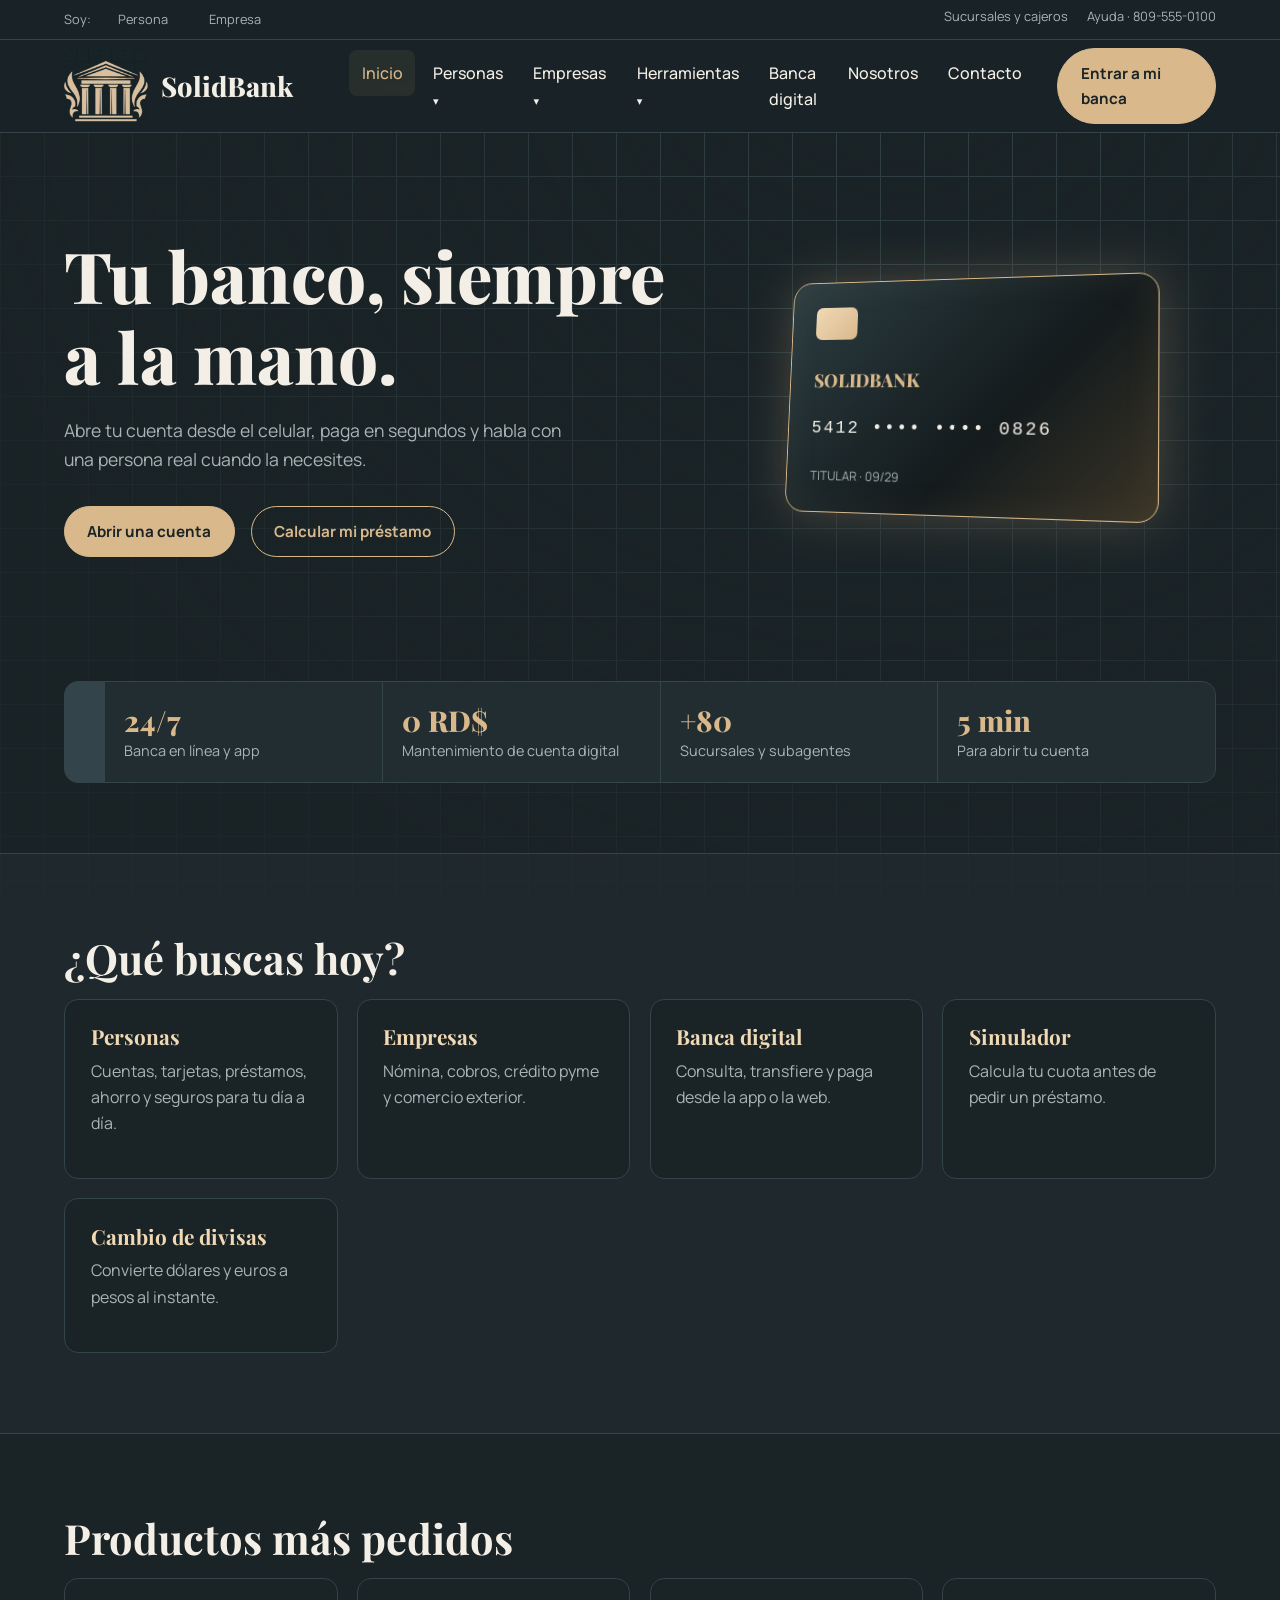
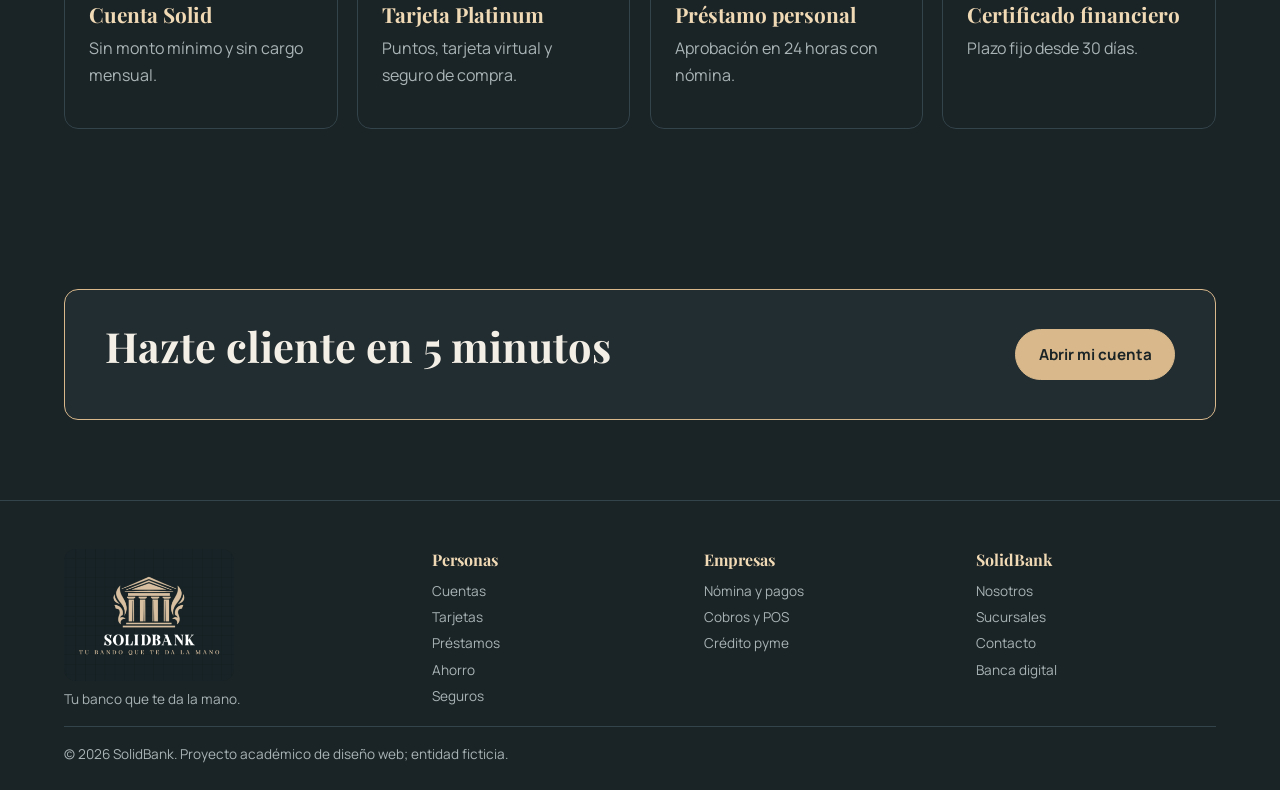
<file: index.html>
<!DOCTYPE html>
<html lang="es"><head><meta charset="UTF-8"><meta name="viewport" content="width=device-width, initial-scale=1">
<title>SolidBank | SolidBank</title>
<link rel="preconnect" href="https://fonts.googleapis.com"><link rel="preconnect" href="https://fonts.gstatic.com" crossorigin>
<link href="https://fonts.googleapis.com/css2?family=Playfair+Display:wght@600;800&family=Manrope:wght@400;500;700&display=swap" rel="stylesheet">
<link rel="stylesheet" href="styles.css"></head>
<body><a class="skip" href="#contenido">Ir al contenido</a>
<header class="top">
<div class="util"><div class="prof"><span>Soy:</span><a href="personas.html">Persona</a><a href="empresas.html">Empresa</a></div>
<nav aria-label="Acceso rápido"><a href="sucursales.html">Sucursales y cajeros</a><a href="contacto.html">Ayuda · 809-555-0100</a></nav></div>
<div class="bar"><a class="brand" href="index.html"><span class="logo"><img src="logo.png" alt="SolidBank"></span><span>SolidBank</span></a>
<button class="burger" aria-label="Abrir menú" aria-expanded="false"><i></i><i></i><i></i></button>
<nav id="menu" aria-label="Principal"><ul><li><a href="index.html" class="on">Inicio</a></li><li class="has-sub"><a href="personas.html">Personas</a><ul class="sub"><li><a href="cuentas.html">Cuentas</a></li><li><a href="tarjetas.html">Tarjetas</a></li><li><a href="prestamos.html">Préstamos</a></li><li><a href="ahorro.html">Ahorro e inversión</a></li><li><a href="seguros.html">Seguros</a></li></ul></li><li class="has-sub"><a href="empresas.html">Empresas</a><ul class="sub"><li><a href="empresas.html#nomina">Nómina y pagos</a></li><li><a href="empresas.html#cobros">Cobros y POS</a></li><li><a href="empresas.html#credito">Crédito pyme</a></li><li><a href="empresas.html#exterior">Comercio exterior</a></li></ul></li><li class="has-sub"><a href="simulador.html">Herramientas</a><ul class="sub"><li><a href="simulador.html">Simulador de préstamo</a></li><li><a href="cambio.html">Calculadora de divisas</a></li><li><a href="sucursales.html">Sucursales y cajeros</a></li></ul></li><li><a href="banca-digital.html">Banca digital</a></li><li><a href="nosotros.html">Nosotros</a></li><li><a href="contacto.html">Contacto</a></li></ul><a class="btn" href="banca-digital.html">Entrar a mi banca</a></nav></div></header>
<main id="contenido">


<section class="hero"><div class="hero-text"><h1>Tu banco, siempre a la mano.</h1>
<p>Abre tu cuenta desde el celular, paga en segundos y habla con una persona real cuando la necesites.</p>
<div class="cta"><a class="btn" href="cuentas.html">Abrir una cuenta</a><a class="btn ghost" href="simulador.html">Calcular mi préstamo</a></div></div>
<div class="card3d" aria-hidden="true"><div class="chip"></div><b>SOLIDBANK</b><span class="num">5412 •••• •••• 0826</span><span class="name">TITULAR · 09/29</span></div>
<ul class="stats"><li><strong>24/7</strong>Banca en línea y app</li><li><strong>0 RD$</strong>Mantenimiento de cuenta digital</li><li><strong>+80</strong>Sucursales y subagentes</li><li><strong>5 min</strong>Para abrir tu cuenta</li></ul></section>
<section class="sec alt"><h2>¿Qué buscas hoy?</h2><div class="grid prof-cards"><a class="pc" href="personas.html"><h3>Personas</h3><p>Cuentas, tarjetas, préstamos, ahorro y seguros para tu día a día.</p></a><a class="pc" href="empresas.html"><h3>Empresas</h3><p>Nómina, cobros, crédito pyme y comercio exterior.</p></a><a class="pc" href="banca-digital.html"><h3>Banca digital</h3><p>Consulta, transfiere y paga desde la app o la web.</p></a><a class="pc" href="simulador.html"><h3>Simulador</h3><p>Calcula tu cuota antes de pedir un préstamo.</p></a><a class="pc" href="cambio.html"><h3>Cambio de divisas</h3><p>Convierte dólares y euros a pesos al instante.</p></a></div></section>
<section class="sec"><h2>Productos más pedidos</h2><div class="grid"><article><h3>Cuenta Solid</h3><p>Sin monto mínimo y sin cargo mensual.</p></article><article><h3>Tarjeta Platinum</h3><p>Puntos, tarjeta virtual y seguro de compra.</p></article><article><h3>Préstamo personal</h3><p>Aprobación en 24 horas con nómina.</p></article><article><h3>Certificado financiero</h3><p>Plazo fijo desde 30 días.</p></article></div></section>
<section class="sec"><div class="ctabox"><h2>Hazte cliente en 5 minutos</h2><a class="btn" href="cuentas.html">Abrir mi cuenta</a></div></section>
</main>
<footer><div class="fcols">
<div><img src="logo.png" alt="SolidBank" width="170"><p>Tu banco que te da la mano.</p></div>
<div><h4>Personas</h4><a href="cuentas.html">Cuentas</a><a href="tarjetas.html">Tarjetas</a><a href="prestamos.html">Préstamos</a><a href="ahorro.html">Ahorro</a><a href="seguros.html">Seguros</a></div>
<div><h4>Empresas</h4><a href="empresas.html#nomina">Nómina y pagos</a><a href="empresas.html#cobros">Cobros y POS</a><a href="empresas.html#credito">Crédito pyme</a></div>
<div><h4>SolidBank</h4><a href="nosotros.html">Nosotros</a><a href="sucursales.html">Sucursales</a><a href="contacto.html">Contacto</a><a href="banca-digital.html">Banca digital</a></div></div>
<p class="legal">© 2026 SolidBank. Proyecto académico de diseño web; entidad ficticia.</p></footer>
<script src="script.js"></script></body></html>
</file>
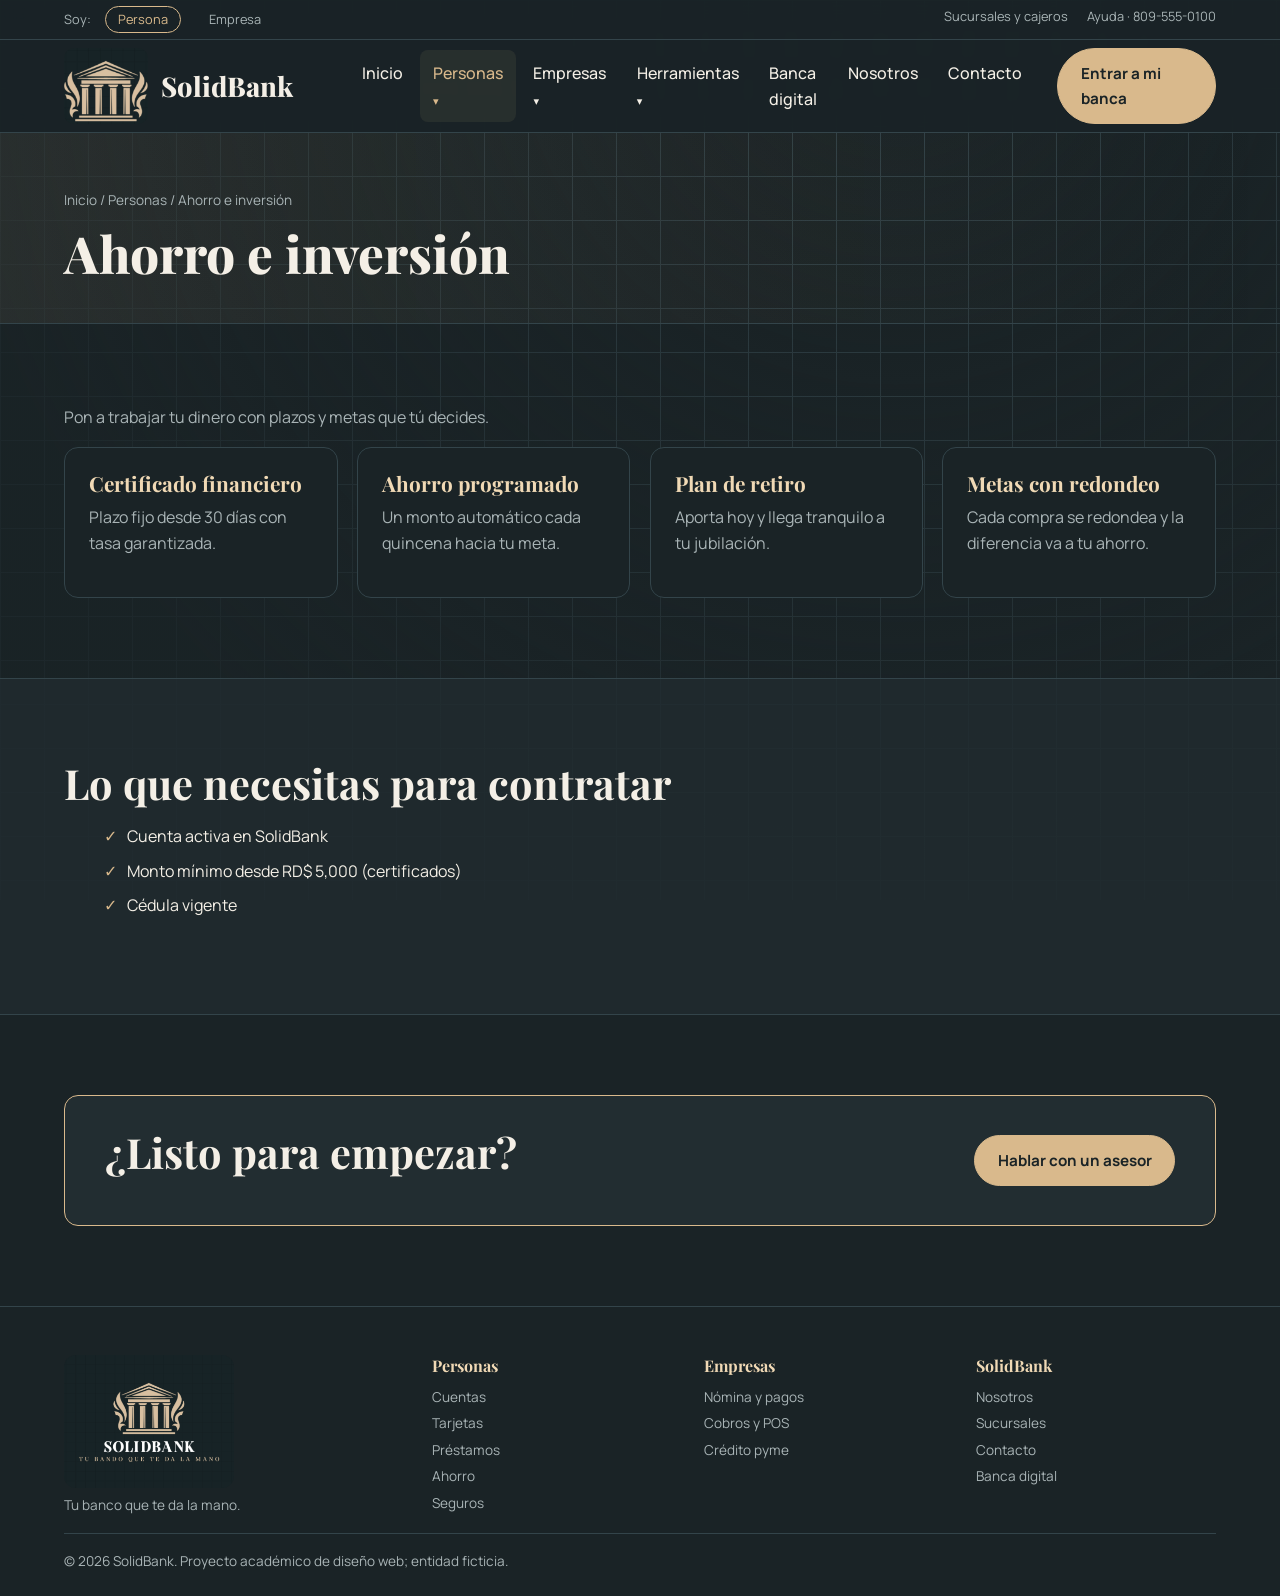
<file: ahorro.html>
<!DOCTYPE html>
<html lang="es"><head><meta charset="UTF-8"><meta name="viewport" content="width=device-width, initial-scale=1">
<title>Ahorro e inversión | SolidBank</title>
<link rel="preconnect" href="https://fonts.googleapis.com"><link rel="preconnect" href="https://fonts.gstatic.com" crossorigin>
<link href="https://fonts.googleapis.com/css2?family=Playfair+Display:wght@600;800&family=Manrope:wght@400;500;700&display=swap" rel="stylesheet">
<link rel="stylesheet" href="styles.css"></head>
<body><a class="skip" href="#contenido">Ir al contenido</a>
<header class="top">
<div class="util"><div class="prof"><span>Soy:</span><a href="personas.html" class=on>Persona</a><a href="empresas.html">Empresa</a></div>
<nav aria-label="Acceso rápido"><a href="sucursales.html">Sucursales y cajeros</a><a href="contacto.html">Ayuda · 809-555-0100</a></nav></div>
<div class="bar"><a class="brand" href="index.html"><span class="logo"><img src="logo.png" alt="SolidBank"></span><span>SolidBank</span></a>
<button class="burger" aria-label="Abrir menú" aria-expanded="false"><i></i><i></i><i></i></button>
<nav id="menu" aria-label="Principal"><ul><li><a href="index.html">Inicio</a></li><li class="has-sub"><a href="personas.html" class="on">Personas</a><ul class="sub"><li><a href="cuentas.html">Cuentas</a></li><li><a href="tarjetas.html">Tarjetas</a></li><li><a href="prestamos.html">Préstamos</a></li><li><a href="ahorro.html">Ahorro e inversión</a></li><li><a href="seguros.html">Seguros</a></li></ul></li><li class="has-sub"><a href="empresas.html">Empresas</a><ul class="sub"><li><a href="empresas.html#nomina">Nómina y pagos</a></li><li><a href="empresas.html#cobros">Cobros y POS</a></li><li><a href="empresas.html#credito">Crédito pyme</a></li><li><a href="empresas.html#exterior">Comercio exterior</a></li></ul></li><li class="has-sub"><a href="simulador.html">Herramientas</a><ul class="sub"><li><a href="simulador.html">Simulador de préstamo</a></li><li><a href="cambio.html">Calculadora de divisas</a></li><li><a href="sucursales.html">Sucursales y cajeros</a></li></ul></li><li><a href="banca-digital.html">Banca digital</a></li><li><a href="nosotros.html">Nosotros</a></li><li><a href="contacto.html">Contacto</a></li></ul><a class="btn" href="banca-digital.html">Entrar a mi banca</a></nav></div></header>
<main id="contenido">
<section class="phero"><p class="crumbs"><a href="index.html">Inicio</a> / <a href="personas.html">Personas</a> / Ahorro e inversión</p><h1>Ahorro e inversión</h1></section>
<section class="sec"><p class="lead">Pon a trabajar tu dinero con plazos y metas que tú decides.</p><div class="grid"><article><h3>Certificado financiero</h3><p>Plazo fijo desde 30 días con tasa garantizada.</p></article><article><h3>Ahorro programado</h3><p>Un monto automático cada quincena hacia tu meta.</p></article><article><h3>Plan de retiro</h3><p>Aporta hoy y llega tranquilo a tu jubilación.</p></article><article><h3>Metas con redondeo</h3><p>Cada compra se redondea y la diferencia va a tu ahorro.</p></article></div></section><section class="sec alt"><h2>Lo que necesitas para contratar</h2><ul class="ticks"><li>Cuenta activa en SolidBank</li><li>Monto mínimo desde RD$ 5,000 (certificados)</li><li>Cédula vigente</li></ul></section><section class="sec"><div class="ctabox"><h2>¿Listo para empezar?</h2><a class="btn" href="contacto.html">Hablar con un asesor</a></div></section>
</main>
<footer><div class="fcols">
<div><img src="logo.png" alt="SolidBank" width="170"><p>Tu banco que te da la mano.</p></div>
<div><h4>Personas</h4><a href="cuentas.html">Cuentas</a><a href="tarjetas.html">Tarjetas</a><a href="prestamos.html">Préstamos</a><a href="ahorro.html">Ahorro</a><a href="seguros.html">Seguros</a></div>
<div><h4>Empresas</h4><a href="empresas.html#nomina">Nómina y pagos</a><a href="empresas.html#cobros">Cobros y POS</a><a href="empresas.html#credito">Crédito pyme</a></div>
<div><h4>SolidBank</h4><a href="nosotros.html">Nosotros</a><a href="sucursales.html">Sucursales</a><a href="contacto.html">Contacto</a><a href="banca-digital.html">Banca digital</a></div></div>
<p class="legal">© 2026 SolidBank. Proyecto académico de diseño web; entidad ficticia.</p></footer>
<script src="script.js"></script></body></html>
</file>
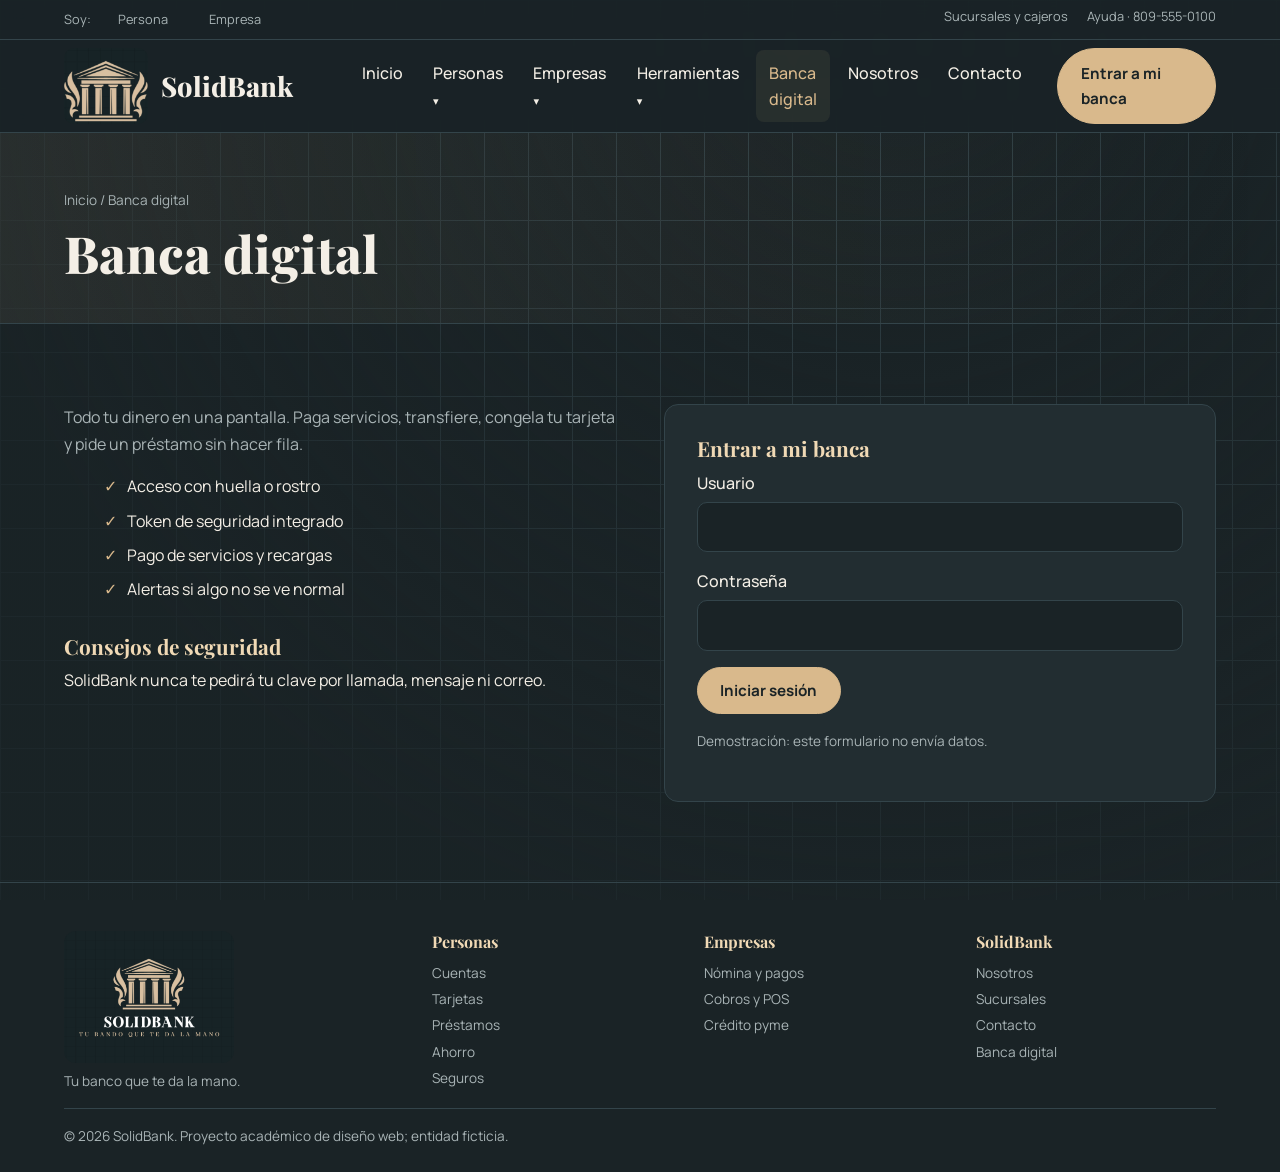
<file: banca-digital.html>
<!DOCTYPE html>
<html lang="es"><head><meta charset="UTF-8"><meta name="viewport" content="width=device-width, initial-scale=1">
<title>Banca digital | SolidBank</title>
<link rel="preconnect" href="https://fonts.googleapis.com"><link rel="preconnect" href="https://fonts.gstatic.com" crossorigin>
<link href="https://fonts.googleapis.com/css2?family=Playfair+Display:wght@600;800&family=Manrope:wght@400;500;700&display=swap" rel="stylesheet">
<link rel="stylesheet" href="styles.css"></head>
<body><a class="skip" href="#contenido">Ir al contenido</a>
<header class="top">
<div class="util"><div class="prof"><span>Soy:</span><a href="personas.html">Persona</a><a href="empresas.html">Empresa</a></div>
<nav aria-label="Acceso rápido"><a href="sucursales.html">Sucursales y cajeros</a><a href="contacto.html">Ayuda · 809-555-0100</a></nav></div>
<div class="bar"><a class="brand" href="index.html"><span class="logo"><img src="logo.png" alt="SolidBank"></span><span>SolidBank</span></a>
<button class="burger" aria-label="Abrir menú" aria-expanded="false"><i></i><i></i><i></i></button>
<nav id="menu" aria-label="Principal"><ul><li><a href="index.html">Inicio</a></li><li class="has-sub"><a href="personas.html">Personas</a><ul class="sub"><li><a href="cuentas.html">Cuentas</a></li><li><a href="tarjetas.html">Tarjetas</a></li><li><a href="prestamos.html">Préstamos</a></li><li><a href="ahorro.html">Ahorro e inversión</a></li><li><a href="seguros.html">Seguros</a></li></ul></li><li class="has-sub"><a href="empresas.html">Empresas</a><ul class="sub"><li><a href="empresas.html#nomina">Nómina y pagos</a></li><li><a href="empresas.html#cobros">Cobros y POS</a></li><li><a href="empresas.html#credito">Crédito pyme</a></li><li><a href="empresas.html#exterior">Comercio exterior</a></li></ul></li><li class="has-sub"><a href="simulador.html">Herramientas</a><ul class="sub"><li><a href="simulador.html">Simulador de préstamo</a></li><li><a href="cambio.html">Calculadora de divisas</a></li><li><a href="sucursales.html">Sucursales y cajeros</a></li></ul></li><li><a href="banca-digital.html" class="on">Banca digital</a></li><li><a href="nosotros.html">Nosotros</a></li><li><a href="contacto.html">Contacto</a></li></ul><a class="btn" href="banca-digital.html">Entrar a mi banca</a></nav></div></header>
<main id="contenido">
<section class="phero"><p class="crumbs"><a href="index.html">Inicio</a> / Banca digital</p><h1>Banca digital</h1></section>
<section class="sec"><div class="two"><div><p class="lead">Todo tu dinero en una pantalla. Paga servicios, transfiere, congela tu tarjeta y pide un préstamo sin hacer fila.</p><ul class="ticks"><li>Acceso con huella o rostro</li><li>Token de seguridad integrado</li><li>Pago de servicios y recargas</li><li>Alertas si algo no se ve normal</li></ul><h3 style="margin-top:2rem">Consejos de seguridad</h3><p>SolidBank nunca te pedirá tu clave por llamada, mensaje ni correo.</p></div>
<form class="login" id="login"><h3>Entrar a mi banca</h3><label>Usuario<input name="u" autocomplete="username" required></label><label>Contraseña<input name="p" type="password" autocomplete="current-password" required></label><button class="btn" type="submit">Iniciar sesión</button><p class="msg" id="login-msg" role="status">Demostración: este formulario no envía datos.</p></form></div></section>
</main>
<footer><div class="fcols">
<div><img src="logo.png" alt="SolidBank" width="170"><p>Tu banco que te da la mano.</p></div>
<div><h4>Personas</h4><a href="cuentas.html">Cuentas</a><a href="tarjetas.html">Tarjetas</a><a href="prestamos.html">Préstamos</a><a href="ahorro.html">Ahorro</a><a href="seguros.html">Seguros</a></div>
<div><h4>Empresas</h4><a href="empresas.html#nomina">Nómina y pagos</a><a href="empresas.html#cobros">Cobros y POS</a><a href="empresas.html#credito">Crédito pyme</a></div>
<div><h4>SolidBank</h4><a href="nosotros.html">Nosotros</a><a href="sucursales.html">Sucursales</a><a href="contacto.html">Contacto</a><a href="banca-digital.html">Banca digital</a></div></div>
<p class="legal">© 2026 SolidBank. Proyecto académico de diseño web; entidad ficticia.</p></footer>
<script src="script.js"></script></body></html>
</file>
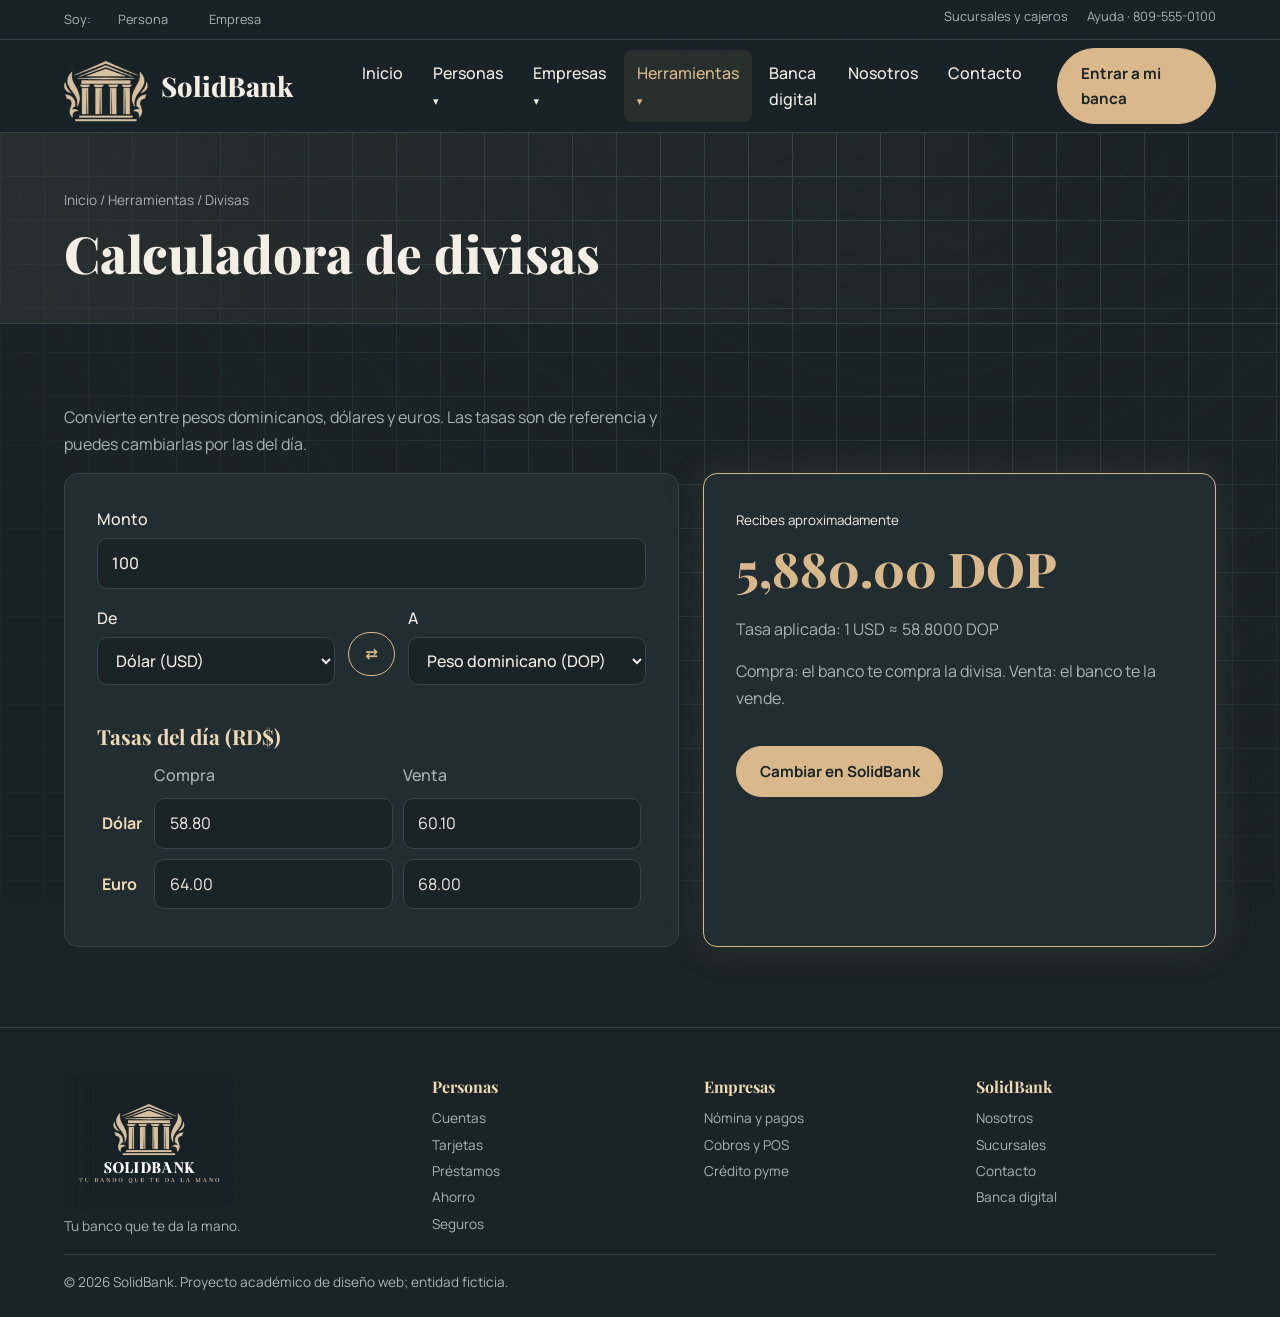
<file: cambio.html>
<!DOCTYPE html>
<html lang="es"><head><meta charset="UTF-8"><meta name="viewport" content="width=device-width, initial-scale=1">
<title>Calculadora de divisas | SolidBank</title>
<link rel="preconnect" href="https://fonts.googleapis.com"><link rel="preconnect" href="https://fonts.gstatic.com" crossorigin>
<link href="https://fonts.googleapis.com/css2?family=Playfair+Display:wght@600;800&family=Manrope:wght@400;500;700&display=swap" rel="stylesheet">
<link rel="stylesheet" href="styles.css"></head>
<body><a class="skip" href="#contenido">Ir al contenido</a>
<header class="top">
<div class="util"><div class="prof"><span>Soy:</span><a href="personas.html">Persona</a><a href="empresas.html">Empresa</a></div>
<nav aria-label="Acceso rápido"><a href="sucursales.html">Sucursales y cajeros</a><a href="contacto.html">Ayuda · 809-555-0100</a></nav></div>
<div class="bar"><a class="brand" href="index.html"><span class="logo"><img src="logo.png" alt="SolidBank"></span><span>SolidBank</span></a>
<button class="burger" aria-label="Abrir menú" aria-expanded="false"><i></i><i></i><i></i></button>
<nav id="menu" aria-label="Principal"><ul><li><a href="index.html">Inicio</a></li><li class="has-sub"><a href="personas.html">Personas</a><ul class="sub"><li><a href="cuentas.html">Cuentas</a></li><li><a href="tarjetas.html">Tarjetas</a></li><li><a href="prestamos.html">Préstamos</a></li><li><a href="ahorro.html">Ahorro e inversión</a></li><li><a href="seguros.html">Seguros</a></li></ul></li><li class="has-sub"><a href="empresas.html">Empresas</a><ul class="sub"><li><a href="empresas.html#nomina">Nómina y pagos</a></li><li><a href="empresas.html#cobros">Cobros y POS</a></li><li><a href="empresas.html#credito">Crédito pyme</a></li><li><a href="empresas.html#exterior">Comercio exterior</a></li></ul></li><li class="has-sub"><a href="simulador.html" class="on">Herramientas</a><ul class="sub"><li><a href="simulador.html">Simulador de préstamo</a></li><li><a href="cambio.html">Calculadora de divisas</a></li><li><a href="sucursales.html">Sucursales y cajeros</a></li></ul></li><li><a href="banca-digital.html">Banca digital</a></li><li><a href="nosotros.html">Nosotros</a></li><li><a href="contacto.html">Contacto</a></li></ul><a class="btn" href="banca-digital.html">Entrar a mi banca</a></nav></div></header>
<main id="contenido">
<section class="phero"><p class="crumbs"><a href="index.html">Inicio</a> / Herramientas / Divisas</p><h1>Calculadora de divisas</h1></section>
<section class="sec"><p class="lead">Convierte entre pesos dominicanos, dólares y euros. Las tasas son de referencia y puedes cambiarlas por las del día.</p>
<div class="calc"><div class="ctrl fx">
<label>Monto<input id="fx-monto" type="number" min="0" step="any" value="100" inputmode="decimal"></label>
<div class="fxrow"><label>De<select id="fx-de"><option value="USD">Dólar (USD)</option><option value="EUR">Euro (EUR)</option><option value="DOP">Peso dominicano (DOP)</option></select></label>
<button type="button" id="fx-swap" class="btn ghost" aria-label="Invertir monedas">⇄</button>
<label>A<select id="fx-a"><option value="DOP" selected>Peso dominicano (DOP)</option><option value="USD">Dólar (USD)</option><option value="EUR">Euro (EUR)</option></select></label></div>
<h3 style="margin-top:1.5rem">Tasas del día (RD$)</h3>
<table class="rates"><tr><th></th><th>Compra</th><th>Venta</th></tr>
<tr><td>Dólar</td><td><input id="usd-c" type="number" step="0.01" value="58.80"></td><td><input id="usd-v" type="number" step="0.01" value="60.10"></td></tr>
<tr><td>Euro</td><td><input id="eur-c" type="number" step="0.01" value="64.00"></td><td><input id="eur-v" type="number" step="0.01" value="68.00"></td></tr></table></div>
<div class="result" aria-live="polite"><small>Recibes aproximadamente</small><strong id="fx-res">0</strong><p id="fx-info"></p><p>Compra: el banco te compra la divisa. Venta: el banco te la vende.</p><a class="btn" href="contacto.html">Cambiar en SolidBank</a></div></div></section>
</main>
<footer><div class="fcols">
<div><img src="logo.png" alt="SolidBank" width="170"><p>Tu banco que te da la mano.</p></div>
<div><h4>Personas</h4><a href="cuentas.html">Cuentas</a><a href="tarjetas.html">Tarjetas</a><a href="prestamos.html">Préstamos</a><a href="ahorro.html">Ahorro</a><a href="seguros.html">Seguros</a></div>
<div><h4>Empresas</h4><a href="empresas.html#nomina">Nómina y pagos</a><a href="empresas.html#cobros">Cobros y POS</a><a href="empresas.html#credito">Crédito pyme</a></div>
<div><h4>SolidBank</h4><a href="nosotros.html">Nosotros</a><a href="sucursales.html">Sucursales</a><a href="contacto.html">Contacto</a><a href="banca-digital.html">Banca digital</a></div></div>
<p class="legal">© 2026 SolidBank. Proyecto académico de diseño web; entidad ficticia.</p></footer>
<script src="script.js"></script></body></html>
</file>
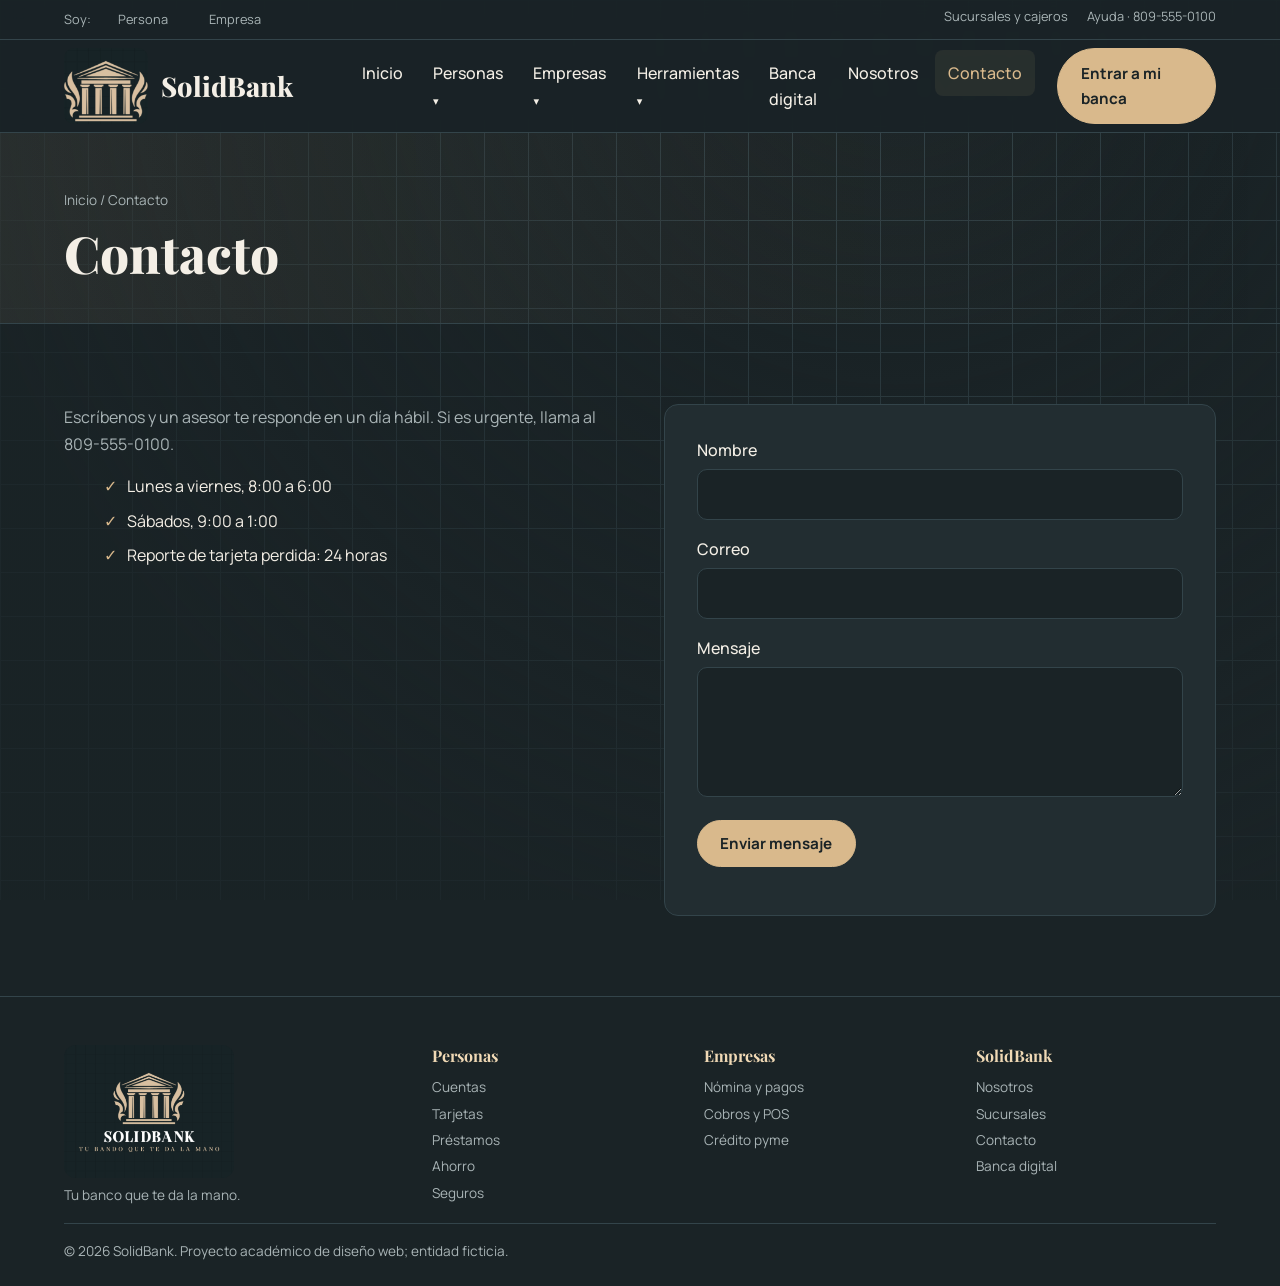
<file: contacto.html>
<!DOCTYPE html>
<html lang="es"><head><meta charset="UTF-8"><meta name="viewport" content="width=device-width, initial-scale=1">
<title>Contacto | SolidBank</title>
<link rel="preconnect" href="https://fonts.googleapis.com"><link rel="preconnect" href="https://fonts.gstatic.com" crossorigin>
<link href="https://fonts.googleapis.com/css2?family=Playfair+Display:wght@600;800&family=Manrope:wght@400;500;700&display=swap" rel="stylesheet">
<link rel="stylesheet" href="styles.css"></head>
<body><a class="skip" href="#contenido">Ir al contenido</a>
<header class="top">
<div class="util"><div class="prof"><span>Soy:</span><a href="personas.html">Persona</a><a href="empresas.html">Empresa</a></div>
<nav aria-label="Acceso rápido"><a href="sucursales.html">Sucursales y cajeros</a><a href="contacto.html">Ayuda · 809-555-0100</a></nav></div>
<div class="bar"><a class="brand" href="index.html"><span class="logo"><img src="logo.png" alt="SolidBank"></span><span>SolidBank</span></a>
<button class="burger" aria-label="Abrir menú" aria-expanded="false"><i></i><i></i><i></i></button>
<nav id="menu" aria-label="Principal"><ul><li><a href="index.html">Inicio</a></li><li class="has-sub"><a href="personas.html">Personas</a><ul class="sub"><li><a href="cuentas.html">Cuentas</a></li><li><a href="tarjetas.html">Tarjetas</a></li><li><a href="prestamos.html">Préstamos</a></li><li><a href="ahorro.html">Ahorro e inversión</a></li><li><a href="seguros.html">Seguros</a></li></ul></li><li class="has-sub"><a href="empresas.html">Empresas</a><ul class="sub"><li><a href="empresas.html#nomina">Nómina y pagos</a></li><li><a href="empresas.html#cobros">Cobros y POS</a></li><li><a href="empresas.html#credito">Crédito pyme</a></li><li><a href="empresas.html#exterior">Comercio exterior</a></li></ul></li><li class="has-sub"><a href="simulador.html">Herramientas</a><ul class="sub"><li><a href="simulador.html">Simulador de préstamo</a></li><li><a href="cambio.html">Calculadora de divisas</a></li><li><a href="sucursales.html">Sucursales y cajeros</a></li></ul></li><li><a href="banca-digital.html">Banca digital</a></li><li><a href="nosotros.html">Nosotros</a></li><li><a href="contacto.html" class="on">Contacto</a></li></ul><a class="btn" href="banca-digital.html">Entrar a mi banca</a></nav></div></header>
<main id="contenido">
<section class="phero"><p class="crumbs"><a href="index.html">Inicio</a> / Contacto</p><h1>Contacto</h1></section>
<section class="sec"><div class="two"><div><p class="lead">Escríbenos y un asesor te responde en un día hábil. Si es urgente, llama al 809-555-0100.</p><ul class="ticks"><li>Lunes a viernes, 8:00 a 6:00</li><li>Sábados, 9:00 a 1:00</li><li>Reporte de tarjeta perdida: 24 horas</li></ul></div><form class="login" id="contact"><label>Nombre<input required></label><label>Correo<input type="email" required></label><label>Mensaje<textarea rows="4" required></textarea></label><button class="btn" type="submit">Enviar mensaje</button><p class="msg" id="contact-msg" role="status"></p></form></div></section>
</main>
<footer><div class="fcols">
<div><img src="logo.png" alt="SolidBank" width="170"><p>Tu banco que te da la mano.</p></div>
<div><h4>Personas</h4><a href="cuentas.html">Cuentas</a><a href="tarjetas.html">Tarjetas</a><a href="prestamos.html">Préstamos</a><a href="ahorro.html">Ahorro</a><a href="seguros.html">Seguros</a></div>
<div><h4>Empresas</h4><a href="empresas.html#nomina">Nómina y pagos</a><a href="empresas.html#cobros">Cobros y POS</a><a href="empresas.html#credito">Crédito pyme</a></div>
<div><h4>SolidBank</h4><a href="nosotros.html">Nosotros</a><a href="sucursales.html">Sucursales</a><a href="contacto.html">Contacto</a><a href="banca-digital.html">Banca digital</a></div></div>
<p class="legal">© 2026 SolidBank. Proyecto académico de diseño web; entidad ficticia.</p></footer>
<script src="script.js"></script></body></html>
</file>
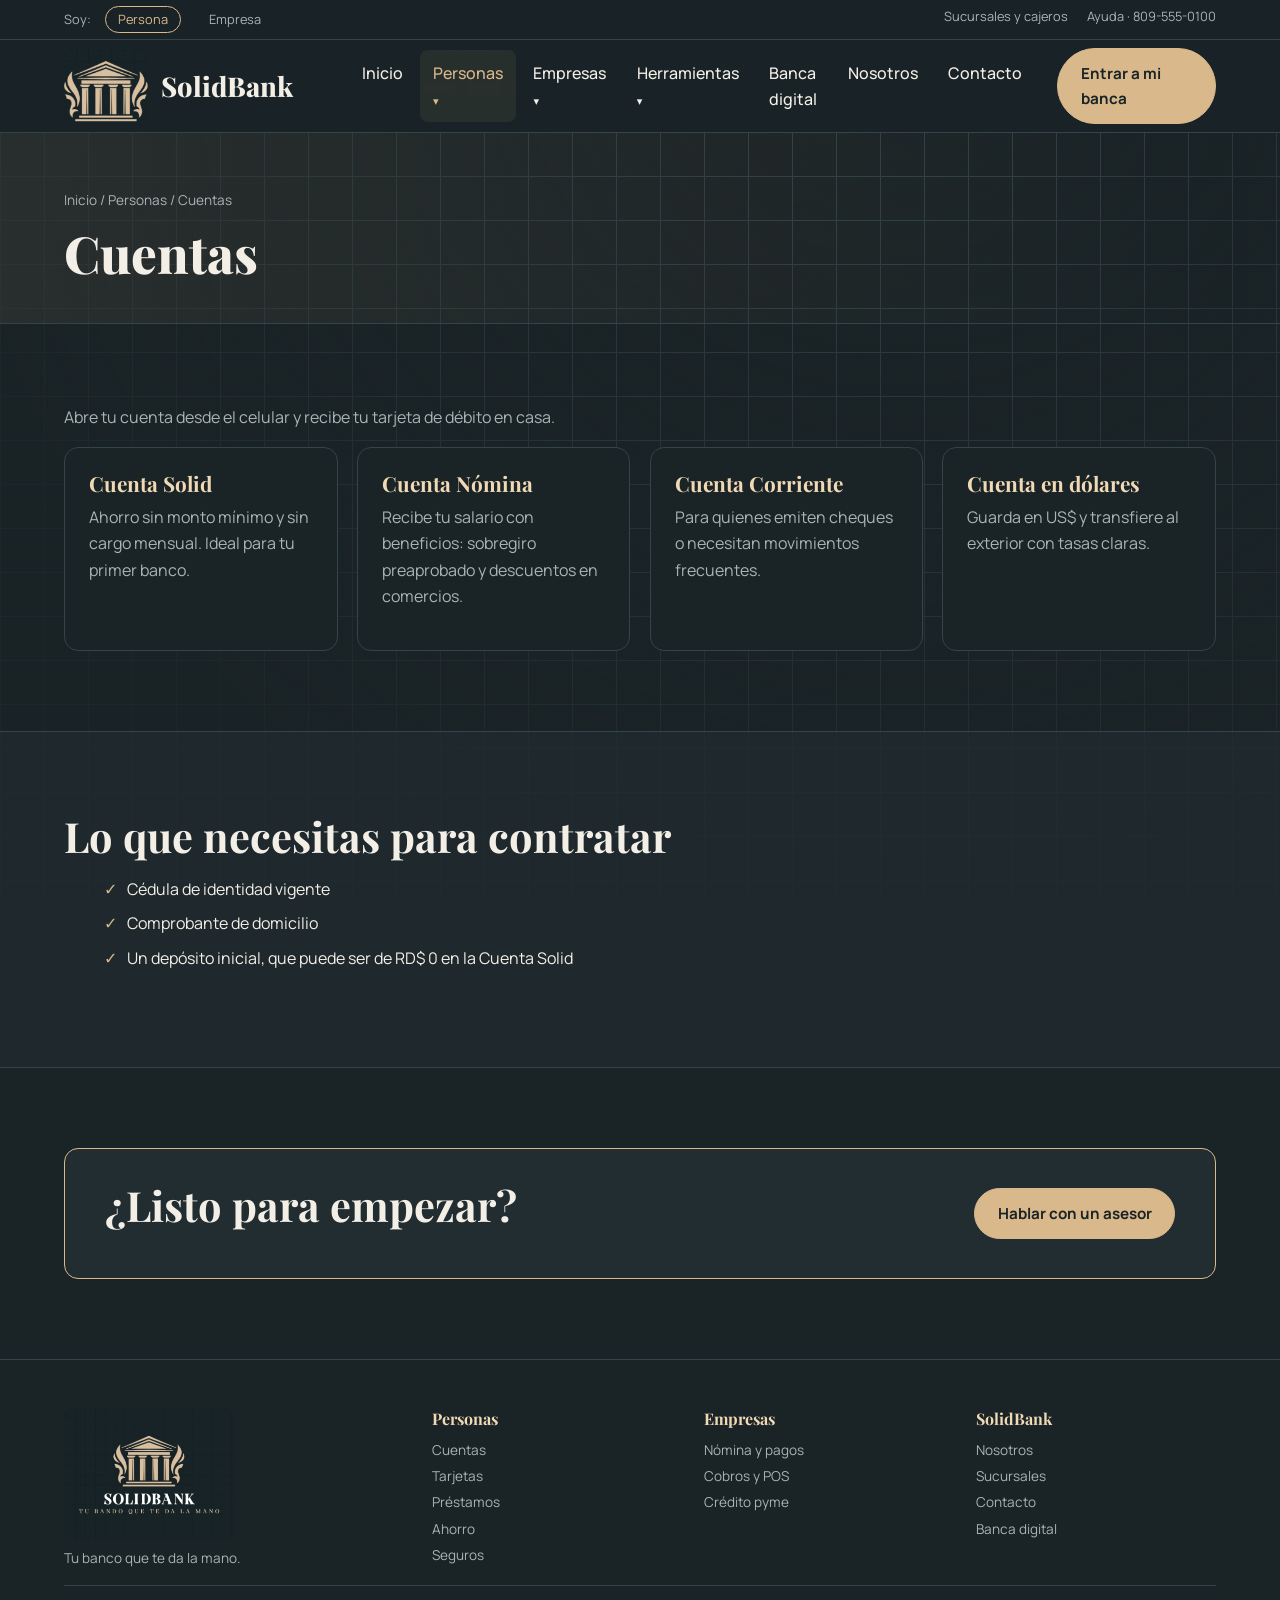
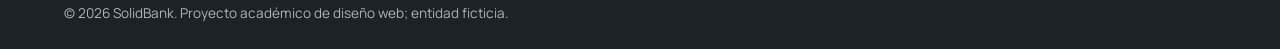
<file: cuentas.html>
<!DOCTYPE html>
<html lang="es"><head><meta charset="UTF-8"><meta name="viewport" content="width=device-width, initial-scale=1">
<title>Cuentas | SolidBank</title>
<link rel="preconnect" href="https://fonts.googleapis.com"><link rel="preconnect" href="https://fonts.gstatic.com" crossorigin>
<link href="https://fonts.googleapis.com/css2?family=Playfair+Display:wght@600;800&family=Manrope:wght@400;500;700&display=swap" rel="stylesheet">
<link rel="stylesheet" href="styles.css"></head>
<body><a class="skip" href="#contenido">Ir al contenido</a>
<header class="top">
<div class="util"><div class="prof"><span>Soy:</span><a href="personas.html" class=on>Persona</a><a href="empresas.html">Empresa</a></div>
<nav aria-label="Acceso rápido"><a href="sucursales.html">Sucursales y cajeros</a><a href="contacto.html">Ayuda · 809-555-0100</a></nav></div>
<div class="bar"><a class="brand" href="index.html"><span class="logo"><img src="logo.png" alt="SolidBank"></span><span>SolidBank</span></a>
<button class="burger" aria-label="Abrir menú" aria-expanded="false"><i></i><i></i><i></i></button>
<nav id="menu" aria-label="Principal"><ul><li><a href="index.html">Inicio</a></li><li class="has-sub"><a href="personas.html" class="on">Personas</a><ul class="sub"><li><a href="cuentas.html">Cuentas</a></li><li><a href="tarjetas.html">Tarjetas</a></li><li><a href="prestamos.html">Préstamos</a></li><li><a href="ahorro.html">Ahorro e inversión</a></li><li><a href="seguros.html">Seguros</a></li></ul></li><li class="has-sub"><a href="empresas.html">Empresas</a><ul class="sub"><li><a href="empresas.html#nomina">Nómina y pagos</a></li><li><a href="empresas.html#cobros">Cobros y POS</a></li><li><a href="empresas.html#credito">Crédito pyme</a></li><li><a href="empresas.html#exterior">Comercio exterior</a></li></ul></li><li class="has-sub"><a href="simulador.html">Herramientas</a><ul class="sub"><li><a href="simulador.html">Simulador de préstamo</a></li><li><a href="cambio.html">Calculadora de divisas</a></li><li><a href="sucursales.html">Sucursales y cajeros</a></li></ul></li><li><a href="banca-digital.html">Banca digital</a></li><li><a href="nosotros.html">Nosotros</a></li><li><a href="contacto.html">Contacto</a></li></ul><a class="btn" href="banca-digital.html">Entrar a mi banca</a></nav></div></header>
<main id="contenido">
<section class="phero"><p class="crumbs"><a href="index.html">Inicio</a> / <a href="personas.html">Personas</a> / Cuentas</p><h1>Cuentas</h1></section>
<section class="sec"><p class="lead">Abre tu cuenta desde el celular y recibe tu tarjeta de débito en casa.</p><div class="grid"><article><h3>Cuenta Solid</h3><p>Ahorro sin monto mínimo y sin cargo mensual. Ideal para tu primer banco.</p></article><article><h3>Cuenta Nómina</h3><p>Recibe tu salario con beneficios: sobregiro preaprobado y descuentos en comercios.</p></article><article><h3>Cuenta Corriente</h3><p>Para quienes emiten cheques o necesitan movimientos frecuentes.</p></article><article><h3>Cuenta en dólares</h3><p>Guarda en US$ y transfiere al exterior con tasas claras.</p></article></div></section><section class="sec alt"><h2>Lo que necesitas para contratar</h2><ul class="ticks"><li>Cédula de identidad vigente</li><li>Comprobante de domicilio</li><li>Un depósito inicial, que puede ser de RD$ 0 en la Cuenta Solid</li></ul></section><section class="sec"><div class="ctabox"><h2>¿Listo para empezar?</h2><a class="btn" href="contacto.html">Hablar con un asesor</a></div></section>
</main>
<footer><div class="fcols">
<div><img src="logo.png" alt="SolidBank" width="170"><p>Tu banco que te da la mano.</p></div>
<div><h4>Personas</h4><a href="cuentas.html">Cuentas</a><a href="tarjetas.html">Tarjetas</a><a href="prestamos.html">Préstamos</a><a href="ahorro.html">Ahorro</a><a href="seguros.html">Seguros</a></div>
<div><h4>Empresas</h4><a href="empresas.html#nomina">Nómina y pagos</a><a href="empresas.html#cobros">Cobros y POS</a><a href="empresas.html#credito">Crédito pyme</a></div>
<div><h4>SolidBank</h4><a href="nosotros.html">Nosotros</a><a href="sucursales.html">Sucursales</a><a href="contacto.html">Contacto</a><a href="banca-digital.html">Banca digital</a></div></div>
<p class="legal">© 2026 SolidBank. Proyecto académico de diseño web; entidad ficticia.</p></footer>
<script src="script.js"></script></body></html>
</file>
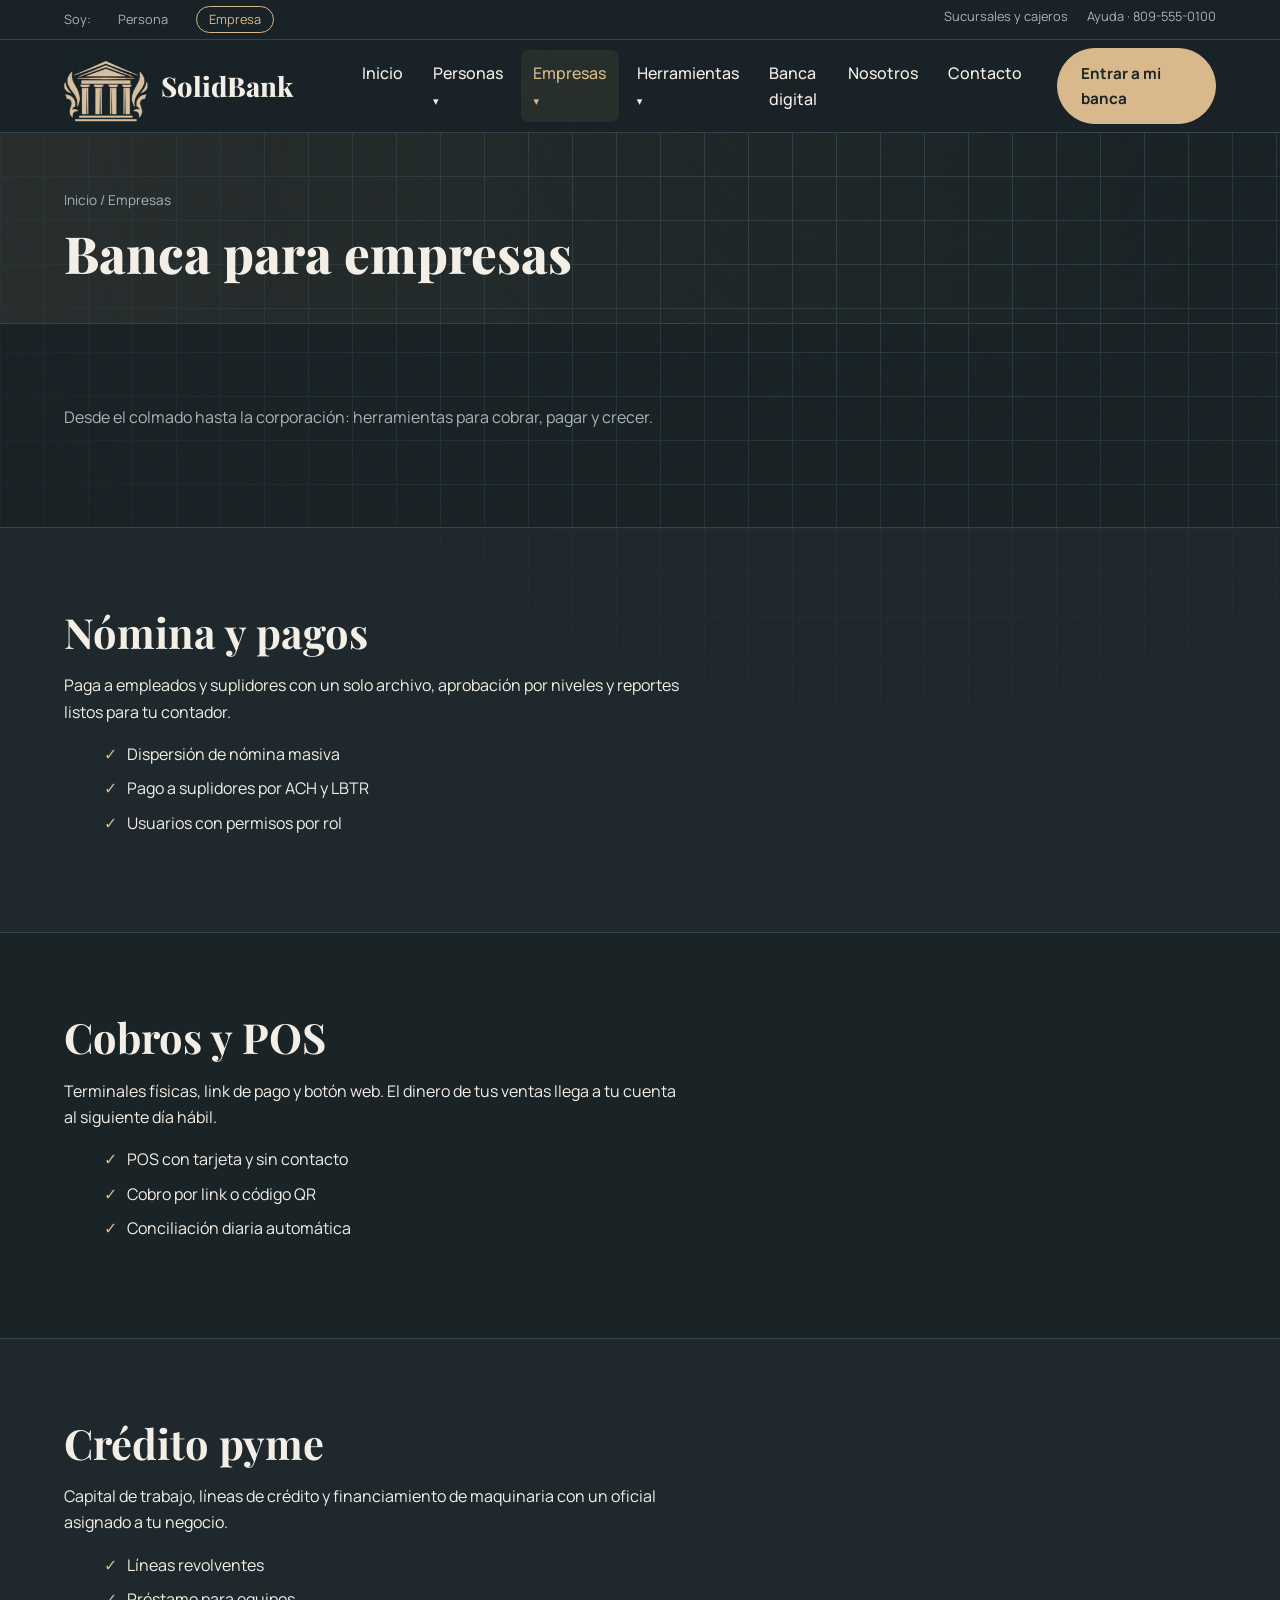
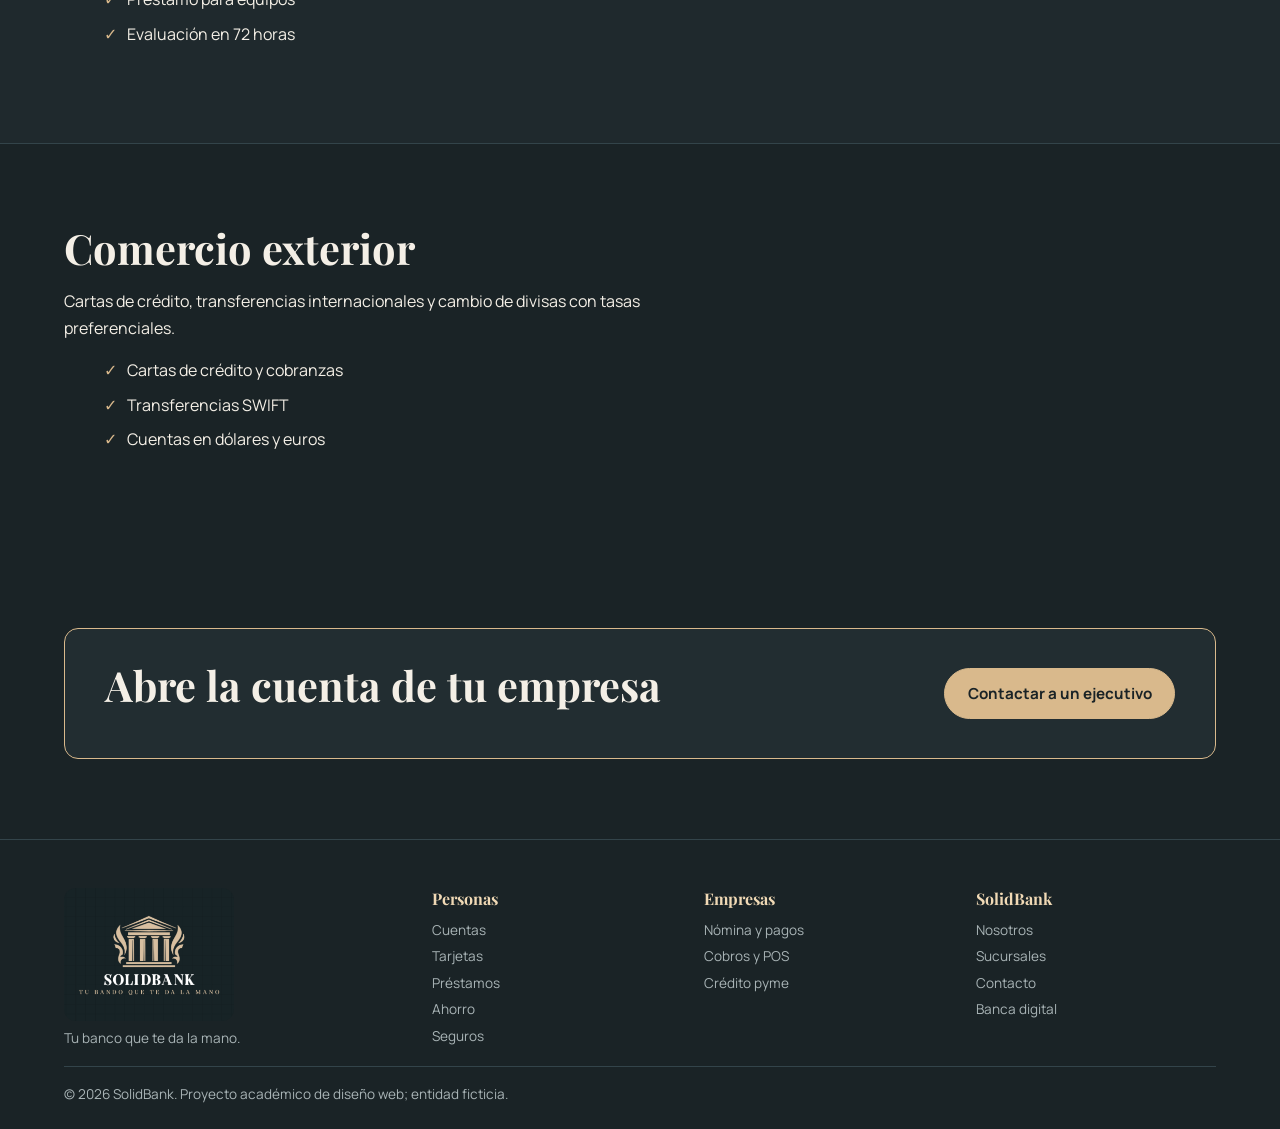
<file: empresas.html>
<!DOCTYPE html>
<html lang="es"><head><meta charset="UTF-8"><meta name="viewport" content="width=device-width, initial-scale=1">
<title>Banca para empresas | SolidBank</title>
<link rel="preconnect" href="https://fonts.googleapis.com"><link rel="preconnect" href="https://fonts.gstatic.com" crossorigin>
<link href="https://fonts.googleapis.com/css2?family=Playfair+Display:wght@600;800&family=Manrope:wght@400;500;700&display=swap" rel="stylesheet">
<link rel="stylesheet" href="styles.css"></head>
<body><a class="skip" href="#contenido">Ir al contenido</a>
<header class="top">
<div class="util"><div class="prof"><span>Soy:</span><a href="personas.html">Persona</a><a href="empresas.html" class=on>Empresa</a></div>
<nav aria-label="Acceso rápido"><a href="sucursales.html">Sucursales y cajeros</a><a href="contacto.html">Ayuda · 809-555-0100</a></nav></div>
<div class="bar"><a class="brand" href="index.html"><span class="logo"><img src="logo.png" alt="SolidBank"></span><span>SolidBank</span></a>
<button class="burger" aria-label="Abrir menú" aria-expanded="false"><i></i><i></i><i></i></button>
<nav id="menu" aria-label="Principal"><ul><li><a href="index.html">Inicio</a></li><li class="has-sub"><a href="personas.html">Personas</a><ul class="sub"><li><a href="cuentas.html">Cuentas</a></li><li><a href="tarjetas.html">Tarjetas</a></li><li><a href="prestamos.html">Préstamos</a></li><li><a href="ahorro.html">Ahorro e inversión</a></li><li><a href="seguros.html">Seguros</a></li></ul></li><li class="has-sub"><a href="empresas.html" class="on">Empresas</a><ul class="sub"><li><a href="empresas.html#nomina">Nómina y pagos</a></li><li><a href="empresas.html#cobros">Cobros y POS</a></li><li><a href="empresas.html#credito">Crédito pyme</a></li><li><a href="empresas.html#exterior">Comercio exterior</a></li></ul></li><li class="has-sub"><a href="simulador.html">Herramientas</a><ul class="sub"><li><a href="simulador.html">Simulador de préstamo</a></li><li><a href="cambio.html">Calculadora de divisas</a></li><li><a href="sucursales.html">Sucursales y cajeros</a></li></ul></li><li><a href="banca-digital.html">Banca digital</a></li><li><a href="nosotros.html">Nosotros</a></li><li><a href="contacto.html">Contacto</a></li></ul><a class="btn" href="banca-digital.html">Entrar a mi banca</a></nav></div></header>
<main id="contenido">
<section class="phero"><p class="crumbs"><a href="index.html">Inicio</a> / Empresas</p><h1>Banca para empresas</h1></section>
<section class="sec"><p class="lead">Desde el colmado hasta la corporación: herramientas para cobrar, pagar y crecer.</p></section><section class="sec alt" id="nomina"><h2>Nómina y pagos</h2><p>Paga a empleados y suplidores con un solo archivo, aprobación por niveles y reportes listos para tu contador.</p><ul class="ticks"><li>Dispersión de nómina masiva</li><li>Pago a suplidores por ACH y LBTR</li><li>Usuarios con permisos por rol</li></ul></section><section class="sec" id="cobros"><h2>Cobros y POS</h2><p>Terminales físicas, link de pago y botón web. El dinero de tus ventas llega a tu cuenta al siguiente día hábil.</p><ul class="ticks"><li>POS con tarjeta y sin contacto</li><li>Cobro por link o código QR</li><li>Conciliación diaria automática</li></ul></section><section class="sec alt" id="credito"><h2>Crédito pyme</h2><p>Capital de trabajo, líneas de crédito y financiamiento de maquinaria con un oficial asignado a tu negocio.</p><ul class="ticks"><li>Líneas revolventes</li><li>Préstamo para equipos</li><li>Evaluación en 72 horas</li></ul></section><section class="sec" id="exterior"><h2>Comercio exterior</h2><p>Cartas de crédito, transferencias internacionales y cambio de divisas con tasas preferenciales.</p><ul class="ticks"><li>Cartas de crédito y cobranzas</li><li>Transferencias SWIFT</li><li>Cuentas en dólares y euros</li></ul></section><section class="sec"><div class="ctabox"><h2>Abre la cuenta de tu empresa</h2><a class="btn" href="contacto.html">Contactar a un ejecutivo</a></div></section>
</main>
<footer><div class="fcols">
<div><img src="logo.png" alt="SolidBank" width="170"><p>Tu banco que te da la mano.</p></div>
<div><h4>Personas</h4><a href="cuentas.html">Cuentas</a><a href="tarjetas.html">Tarjetas</a><a href="prestamos.html">Préstamos</a><a href="ahorro.html">Ahorro</a><a href="seguros.html">Seguros</a></div>
<div><h4>Empresas</h4><a href="empresas.html#nomina">Nómina y pagos</a><a href="empresas.html#cobros">Cobros y POS</a><a href="empresas.html#credito">Crédito pyme</a></div>
<div><h4>SolidBank</h4><a href="nosotros.html">Nosotros</a><a href="sucursales.html">Sucursales</a><a href="contacto.html">Contacto</a><a href="banca-digital.html">Banca digital</a></div></div>
<p class="legal">© 2026 SolidBank. Proyecto académico de diseño web; entidad ficticia.</p></footer>
<script src="script.js"></script></body></html>
</file>
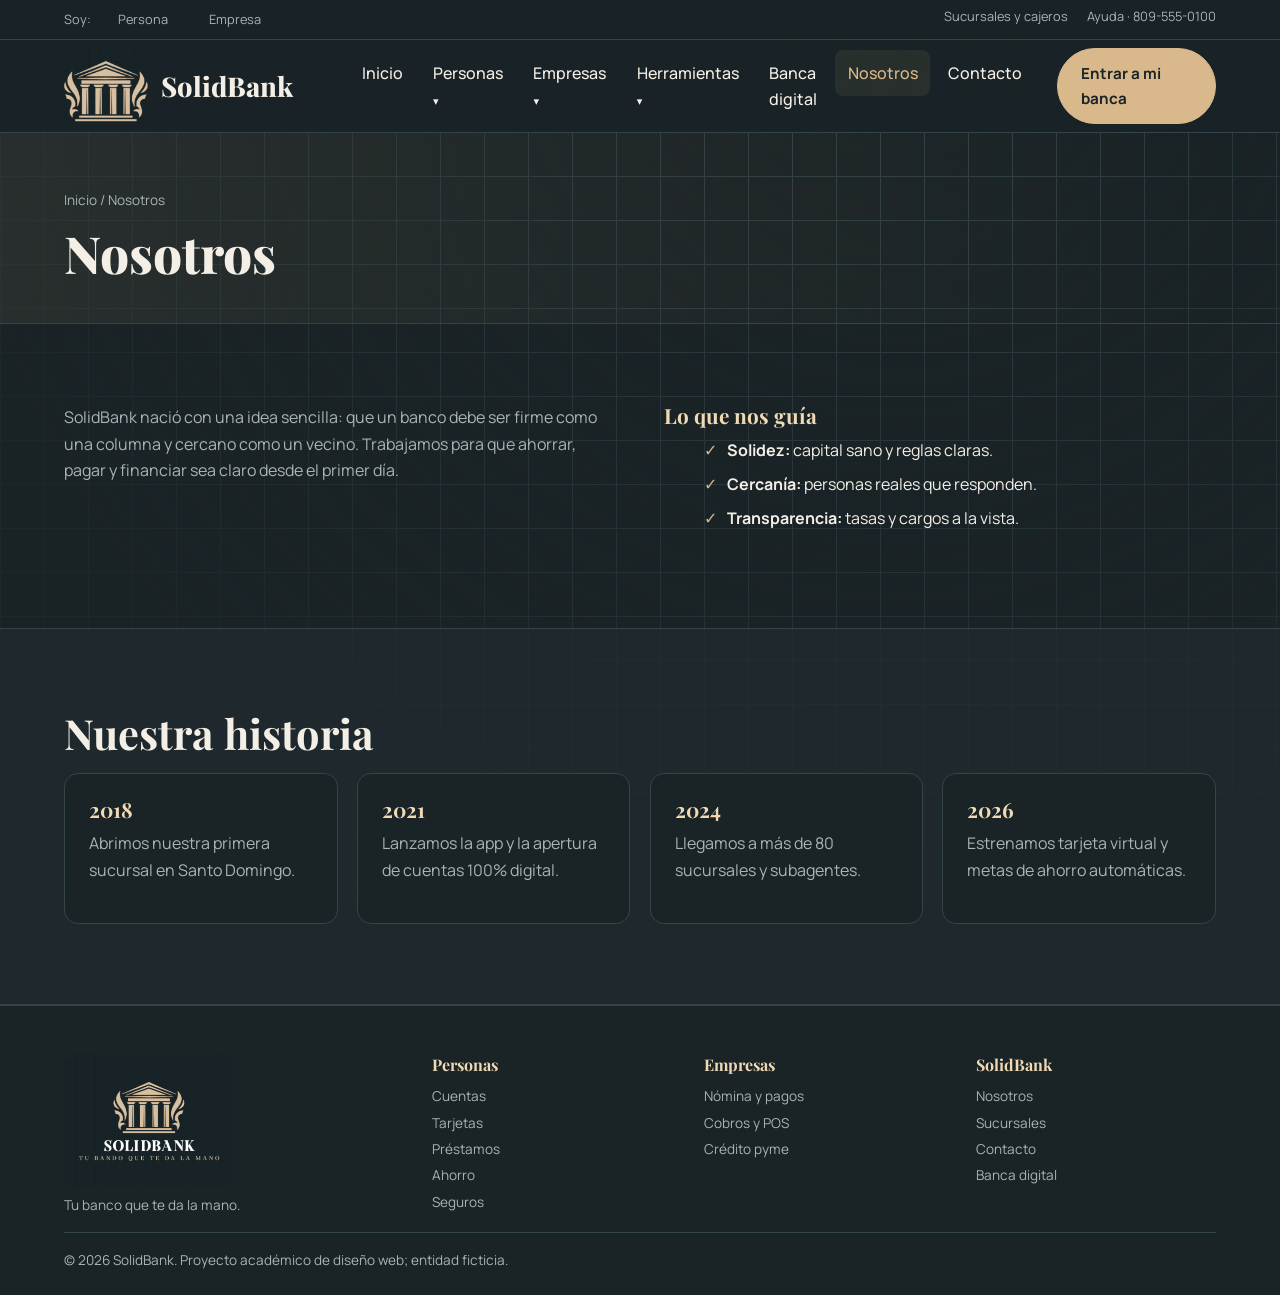
<file: nosotros.html>
<!DOCTYPE html>
<html lang="es"><head><meta charset="UTF-8"><meta name="viewport" content="width=device-width, initial-scale=1">
<title>Nosotros | SolidBank</title>
<link rel="preconnect" href="https://fonts.googleapis.com"><link rel="preconnect" href="https://fonts.gstatic.com" crossorigin>
<link href="https://fonts.googleapis.com/css2?family=Playfair+Display:wght@600;800&family=Manrope:wght@400;500;700&display=swap" rel="stylesheet">
<link rel="stylesheet" href="styles.css"></head>
<body><a class="skip" href="#contenido">Ir al contenido</a>
<header class="top">
<div class="util"><div class="prof"><span>Soy:</span><a href="personas.html">Persona</a><a href="empresas.html">Empresa</a></div>
<nav aria-label="Acceso rápido"><a href="sucursales.html">Sucursales y cajeros</a><a href="contacto.html">Ayuda · 809-555-0100</a></nav></div>
<div class="bar"><a class="brand" href="index.html"><span class="logo"><img src="logo.png" alt="SolidBank"></span><span>SolidBank</span></a>
<button class="burger" aria-label="Abrir menú" aria-expanded="false"><i></i><i></i><i></i></button>
<nav id="menu" aria-label="Principal"><ul><li><a href="index.html">Inicio</a></li><li class="has-sub"><a href="personas.html">Personas</a><ul class="sub"><li><a href="cuentas.html">Cuentas</a></li><li><a href="tarjetas.html">Tarjetas</a></li><li><a href="prestamos.html">Préstamos</a></li><li><a href="ahorro.html">Ahorro e inversión</a></li><li><a href="seguros.html">Seguros</a></li></ul></li><li class="has-sub"><a href="empresas.html">Empresas</a><ul class="sub"><li><a href="empresas.html#nomina">Nómina y pagos</a></li><li><a href="empresas.html#cobros">Cobros y POS</a></li><li><a href="empresas.html#credito">Crédito pyme</a></li><li><a href="empresas.html#exterior">Comercio exterior</a></li></ul></li><li class="has-sub"><a href="simulador.html">Herramientas</a><ul class="sub"><li><a href="simulador.html">Simulador de préstamo</a></li><li><a href="cambio.html">Calculadora de divisas</a></li><li><a href="sucursales.html">Sucursales y cajeros</a></li></ul></li><li><a href="banca-digital.html">Banca digital</a></li><li><a href="nosotros.html" class="on">Nosotros</a></li><li><a href="contacto.html">Contacto</a></li></ul><a class="btn" href="banca-digital.html">Entrar a mi banca</a></nav></div></header>
<main id="contenido">
<section class="phero"><p class="crumbs"><a href="index.html">Inicio</a> / Nosotros</p><h1>Nosotros</h1></section>
<section class="sec"><div class="two"><p class="lead">SolidBank nació con una idea sencilla: que un banco debe ser firme como una columna y cercano como un vecino. Trabajamos para que ahorrar, pagar y financiar sea claro desde el primer día.</p><div><h3>Lo que nos guía</h3><ul class="ticks"><li><b>Solidez:</b> capital sano y reglas claras.</li><li><b>Cercanía:</b> personas reales que responden.</li><li><b>Transparencia:</b> tasas y cargos a la vista.</li></ul></div></div></section><section class="sec alt"><h2>Nuestra historia</h2><div class="grid"><article><h3>2018</h3><p>Abrimos nuestra primera sucursal en Santo Domingo.</p></article><article><h3>2021</h3><p>Lanzamos la app y la apertura de cuentas 100% digital.</p></article><article><h3>2024</h3><p>Llegamos a más de 80 sucursales y subagentes.</p></article><article><h3>2026</h3><p>Estrenamos tarjeta virtual y metas de ahorro automáticas.</p></article></div></section>
</main>
<footer><div class="fcols">
<div><img src="logo.png" alt="SolidBank" width="170"><p>Tu banco que te da la mano.</p></div>
<div><h4>Personas</h4><a href="cuentas.html">Cuentas</a><a href="tarjetas.html">Tarjetas</a><a href="prestamos.html">Préstamos</a><a href="ahorro.html">Ahorro</a><a href="seguros.html">Seguros</a></div>
<div><h4>Empresas</h4><a href="empresas.html#nomina">Nómina y pagos</a><a href="empresas.html#cobros">Cobros y POS</a><a href="empresas.html#credito">Crédito pyme</a></div>
<div><h4>SolidBank</h4><a href="nosotros.html">Nosotros</a><a href="sucursales.html">Sucursales</a><a href="contacto.html">Contacto</a><a href="banca-digital.html">Banca digital</a></div></div>
<p class="legal">© 2026 SolidBank. Proyecto académico de diseño web; entidad ficticia.</p></footer>
<script src="script.js"></script></body></html>
</file>
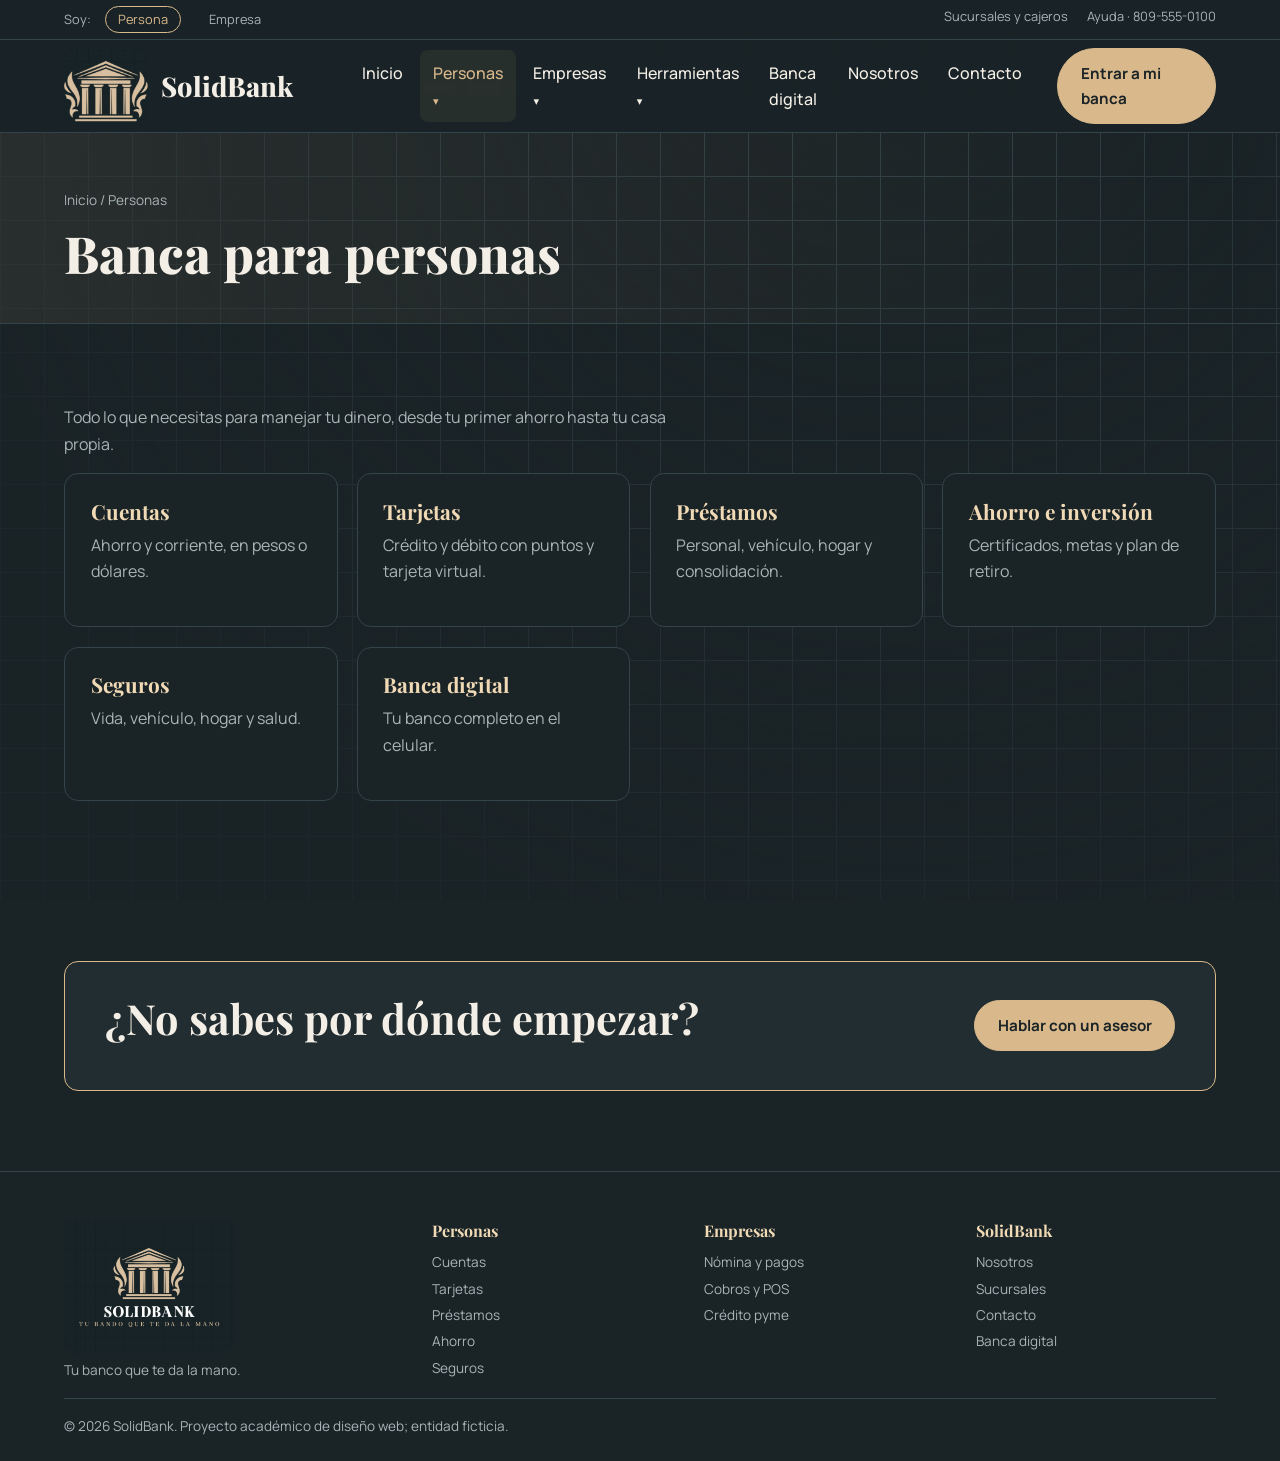
<file: personas.html>
<!DOCTYPE html>
<html lang="es"><head><meta charset="UTF-8"><meta name="viewport" content="width=device-width, initial-scale=1">
<title>Banca para personas | SolidBank</title>
<link rel="preconnect" href="https://fonts.googleapis.com"><link rel="preconnect" href="https://fonts.gstatic.com" crossorigin>
<link href="https://fonts.googleapis.com/css2?family=Playfair+Display:wght@600;800&family=Manrope:wght@400;500;700&display=swap" rel="stylesheet">
<link rel="stylesheet" href="styles.css"></head>
<body><a class="skip" href="#contenido">Ir al contenido</a>
<header class="top">
<div class="util"><div class="prof"><span>Soy:</span><a href="personas.html" class=on>Persona</a><a href="empresas.html">Empresa</a></div>
<nav aria-label="Acceso rápido"><a href="sucursales.html">Sucursales y cajeros</a><a href="contacto.html">Ayuda · 809-555-0100</a></nav></div>
<div class="bar"><a class="brand" href="index.html"><span class="logo"><img src="logo.png" alt="SolidBank"></span><span>SolidBank</span></a>
<button class="burger" aria-label="Abrir menú" aria-expanded="false"><i></i><i></i><i></i></button>
<nav id="menu" aria-label="Principal"><ul><li><a href="index.html">Inicio</a></li><li class="has-sub"><a href="personas.html" class="on">Personas</a><ul class="sub"><li><a href="cuentas.html">Cuentas</a></li><li><a href="tarjetas.html">Tarjetas</a></li><li><a href="prestamos.html">Préstamos</a></li><li><a href="ahorro.html">Ahorro e inversión</a></li><li><a href="seguros.html">Seguros</a></li></ul></li><li class="has-sub"><a href="empresas.html">Empresas</a><ul class="sub"><li><a href="empresas.html#nomina">Nómina y pagos</a></li><li><a href="empresas.html#cobros">Cobros y POS</a></li><li><a href="empresas.html#credito">Crédito pyme</a></li><li><a href="empresas.html#exterior">Comercio exterior</a></li></ul></li><li class="has-sub"><a href="simulador.html">Herramientas</a><ul class="sub"><li><a href="simulador.html">Simulador de préstamo</a></li><li><a href="cambio.html">Calculadora de divisas</a></li><li><a href="sucursales.html">Sucursales y cajeros</a></li></ul></li><li><a href="banca-digital.html">Banca digital</a></li><li><a href="nosotros.html">Nosotros</a></li><li><a href="contacto.html">Contacto</a></li></ul><a class="btn" href="banca-digital.html">Entrar a mi banca</a></nav></div></header>
<main id="contenido">
<section class="phero"><p class="crumbs"><a href="index.html">Inicio</a> / Personas</p><h1>Banca para personas</h1></section>
<section class="sec"><p class="lead">Todo lo que necesitas para manejar tu dinero, desde tu primer ahorro hasta tu casa propia.</p><div class="grid prof-cards"><a class="pc" href="cuentas.html"><h3>Cuentas</h3><p>Ahorro y corriente, en pesos o dólares.</p></a><a class="pc" href="tarjetas.html"><h3>Tarjetas</h3><p>Crédito y débito con puntos y tarjeta virtual.</p></a><a class="pc" href="prestamos.html"><h3>Préstamos</h3><p>Personal, vehículo, hogar y consolidación.</p></a><a class="pc" href="ahorro.html"><h3>Ahorro e inversión</h3><p>Certificados, metas y plan de retiro.</p></a><a class="pc" href="seguros.html"><h3>Seguros</h3><p>Vida, vehículo, hogar y salud.</p></a><a class="pc" href="banca-digital.html"><h3>Banca digital</h3><p>Tu banco completo en el celular.</p></a></div></section><section class="sec"><div class="ctabox"><h2>¿No sabes por dónde empezar?</h2><a class="btn" href="contacto.html">Hablar con un asesor</a></div></section>
</main>
<footer><div class="fcols">
<div><img src="logo.png" alt="SolidBank" width="170"><p>Tu banco que te da la mano.</p></div>
<div><h4>Personas</h4><a href="cuentas.html">Cuentas</a><a href="tarjetas.html">Tarjetas</a><a href="prestamos.html">Préstamos</a><a href="ahorro.html">Ahorro</a><a href="seguros.html">Seguros</a></div>
<div><h4>Empresas</h4><a href="empresas.html#nomina">Nómina y pagos</a><a href="empresas.html#cobros">Cobros y POS</a><a href="empresas.html#credito">Crédito pyme</a></div>
<div><h4>SolidBank</h4><a href="nosotros.html">Nosotros</a><a href="sucursales.html">Sucursales</a><a href="contacto.html">Contacto</a><a href="banca-digital.html">Banca digital</a></div></div>
<p class="legal">© 2026 SolidBank. Proyecto académico de diseño web; entidad ficticia.</p></footer>
<script src="script.js"></script></body></html>
</file>
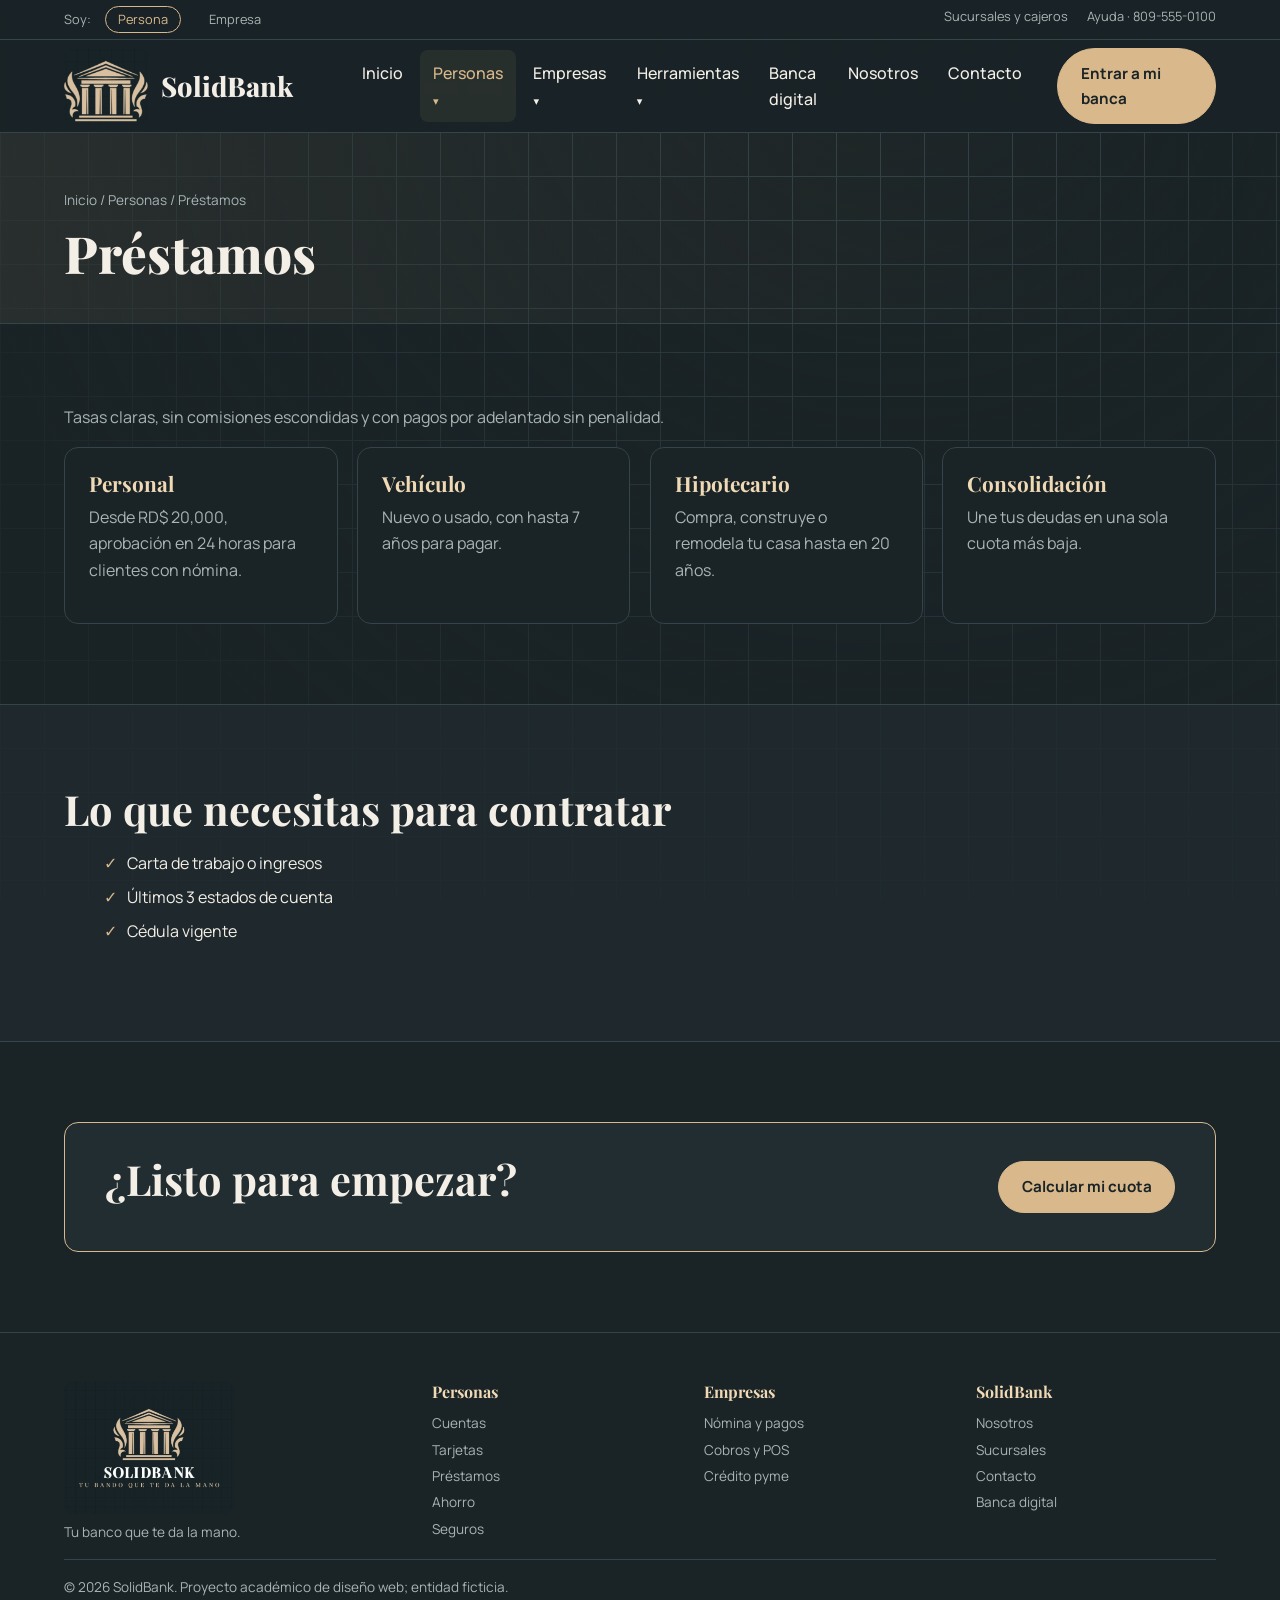
<file: prestamos.html>
<!DOCTYPE html>
<html lang="es"><head><meta charset="UTF-8"><meta name="viewport" content="width=device-width, initial-scale=1">
<title>Préstamos | SolidBank</title>
<link rel="preconnect" href="https://fonts.googleapis.com"><link rel="preconnect" href="https://fonts.gstatic.com" crossorigin>
<link href="https://fonts.googleapis.com/css2?family=Playfair+Display:wght@600;800&family=Manrope:wght@400;500;700&display=swap" rel="stylesheet">
<link rel="stylesheet" href="styles.css"></head>
<body><a class="skip" href="#contenido">Ir al contenido</a>
<header class="top">
<div class="util"><div class="prof"><span>Soy:</span><a href="personas.html" class=on>Persona</a><a href="empresas.html">Empresa</a></div>
<nav aria-label="Acceso rápido"><a href="sucursales.html">Sucursales y cajeros</a><a href="contacto.html">Ayuda · 809-555-0100</a></nav></div>
<div class="bar"><a class="brand" href="index.html"><span class="logo"><img src="logo.png" alt="SolidBank"></span><span>SolidBank</span></a>
<button class="burger" aria-label="Abrir menú" aria-expanded="false"><i></i><i></i><i></i></button>
<nav id="menu" aria-label="Principal"><ul><li><a href="index.html">Inicio</a></li><li class="has-sub"><a href="personas.html" class="on">Personas</a><ul class="sub"><li><a href="cuentas.html">Cuentas</a></li><li><a href="tarjetas.html">Tarjetas</a></li><li><a href="prestamos.html">Préstamos</a></li><li><a href="ahorro.html">Ahorro e inversión</a></li><li><a href="seguros.html">Seguros</a></li></ul></li><li class="has-sub"><a href="empresas.html">Empresas</a><ul class="sub"><li><a href="empresas.html#nomina">Nómina y pagos</a></li><li><a href="empresas.html#cobros">Cobros y POS</a></li><li><a href="empresas.html#credito">Crédito pyme</a></li><li><a href="empresas.html#exterior">Comercio exterior</a></li></ul></li><li class="has-sub"><a href="simulador.html">Herramientas</a><ul class="sub"><li><a href="simulador.html">Simulador de préstamo</a></li><li><a href="cambio.html">Calculadora de divisas</a></li><li><a href="sucursales.html">Sucursales y cajeros</a></li></ul></li><li><a href="banca-digital.html">Banca digital</a></li><li><a href="nosotros.html">Nosotros</a></li><li><a href="contacto.html">Contacto</a></li></ul><a class="btn" href="banca-digital.html">Entrar a mi banca</a></nav></div></header>
<main id="contenido">
<section class="phero"><p class="crumbs"><a href="index.html">Inicio</a> / <a href="personas.html">Personas</a> / Préstamos</p><h1>Préstamos</h1></section>
<section class="sec"><p class="lead">Tasas claras, sin comisiones escondidas y con pagos por adelantado sin penalidad.</p><div class="grid"><article><h3>Personal</h3><p>Desde RD$ 20,000, aprobación en 24 horas para clientes con nómina.</p></article><article><h3>Vehículo</h3><p>Nuevo o usado, con hasta 7 años para pagar.</p></article><article><h3>Hipotecario</h3><p>Compra, construye o remodela tu casa hasta en 20 años.</p></article><article><h3>Consolidación</h3><p>Une tus deudas en una sola cuota más baja.</p></article></div></section><section class="sec alt"><h2>Lo que necesitas para contratar</h2><ul class="ticks"><li>Carta de trabajo o ingresos</li><li>Últimos 3 estados de cuenta</li><li>Cédula vigente</li></ul></section><section class="sec"><div class="ctabox"><h2>¿Listo para empezar?</h2><a class="btn" href="simulador.html">Calcular mi cuota</a></div></section>
</main>
<footer><div class="fcols">
<div><img src="logo.png" alt="SolidBank" width="170"><p>Tu banco que te da la mano.</p></div>
<div><h4>Personas</h4><a href="cuentas.html">Cuentas</a><a href="tarjetas.html">Tarjetas</a><a href="prestamos.html">Préstamos</a><a href="ahorro.html">Ahorro</a><a href="seguros.html">Seguros</a></div>
<div><h4>Empresas</h4><a href="empresas.html#nomina">Nómina y pagos</a><a href="empresas.html#cobros">Cobros y POS</a><a href="empresas.html#credito">Crédito pyme</a></div>
<div><h4>SolidBank</h4><a href="nosotros.html">Nosotros</a><a href="sucursales.html">Sucursales</a><a href="contacto.html">Contacto</a><a href="banca-digital.html">Banca digital</a></div></div>
<p class="legal">© 2026 SolidBank. Proyecto académico de diseño web; entidad ficticia.</p></footer>
<script src="script.js"></script></body></html>
</file>
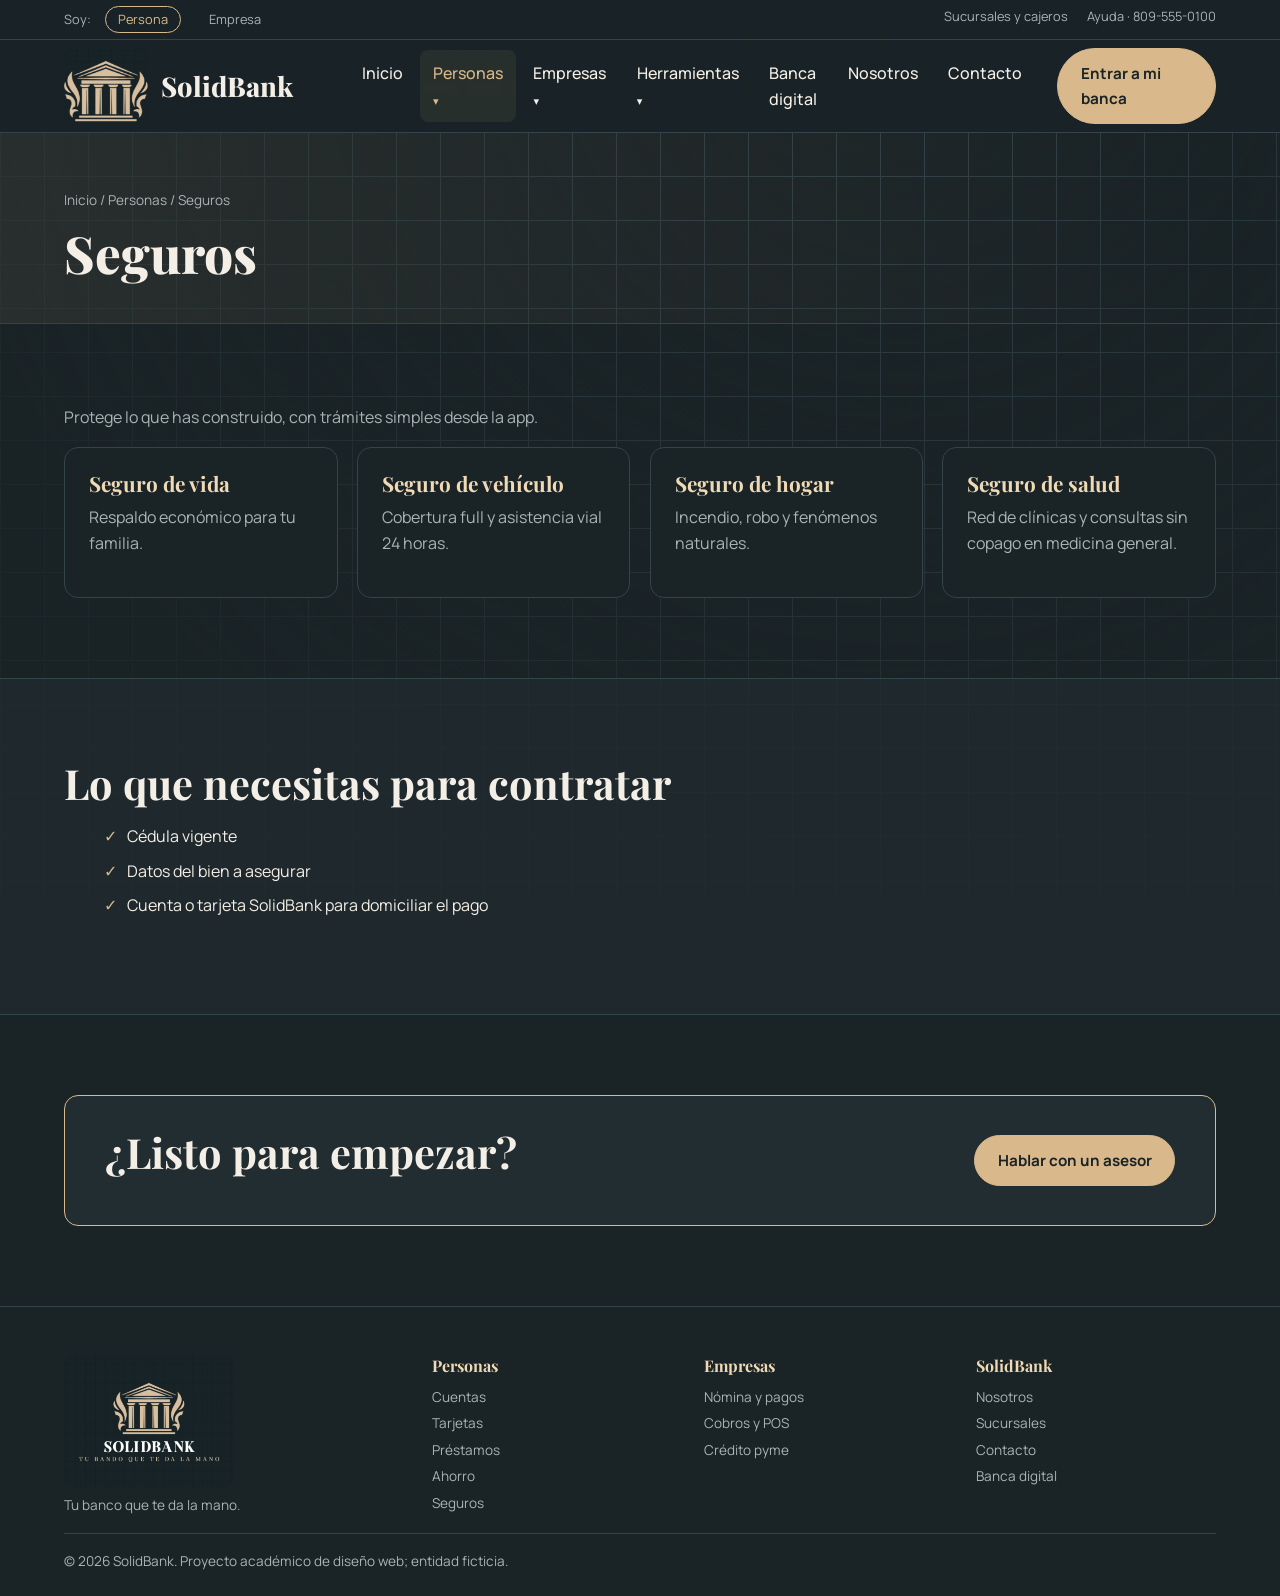
<file: seguros.html>
<!DOCTYPE html>
<html lang="es"><head><meta charset="UTF-8"><meta name="viewport" content="width=device-width, initial-scale=1">
<title>Seguros | SolidBank</title>
<link rel="preconnect" href="https://fonts.googleapis.com"><link rel="preconnect" href="https://fonts.gstatic.com" crossorigin>
<link href="https://fonts.googleapis.com/css2?family=Playfair+Display:wght@600;800&family=Manrope:wght@400;500;700&display=swap" rel="stylesheet">
<link rel="stylesheet" href="styles.css"></head>
<body><a class="skip" href="#contenido">Ir al contenido</a>
<header class="top">
<div class="util"><div class="prof"><span>Soy:</span><a href="personas.html" class=on>Persona</a><a href="empresas.html">Empresa</a></div>
<nav aria-label="Acceso rápido"><a href="sucursales.html">Sucursales y cajeros</a><a href="contacto.html">Ayuda · 809-555-0100</a></nav></div>
<div class="bar"><a class="brand" href="index.html"><span class="logo"><img src="logo.png" alt="SolidBank"></span><span>SolidBank</span></a>
<button class="burger" aria-label="Abrir menú" aria-expanded="false"><i></i><i></i><i></i></button>
<nav id="menu" aria-label="Principal"><ul><li><a href="index.html">Inicio</a></li><li class="has-sub"><a href="personas.html" class="on">Personas</a><ul class="sub"><li><a href="cuentas.html">Cuentas</a></li><li><a href="tarjetas.html">Tarjetas</a></li><li><a href="prestamos.html">Préstamos</a></li><li><a href="ahorro.html">Ahorro e inversión</a></li><li><a href="seguros.html">Seguros</a></li></ul></li><li class="has-sub"><a href="empresas.html">Empresas</a><ul class="sub"><li><a href="empresas.html#nomina">Nómina y pagos</a></li><li><a href="empresas.html#cobros">Cobros y POS</a></li><li><a href="empresas.html#credito">Crédito pyme</a></li><li><a href="empresas.html#exterior">Comercio exterior</a></li></ul></li><li class="has-sub"><a href="simulador.html">Herramientas</a><ul class="sub"><li><a href="simulador.html">Simulador de préstamo</a></li><li><a href="cambio.html">Calculadora de divisas</a></li><li><a href="sucursales.html">Sucursales y cajeros</a></li></ul></li><li><a href="banca-digital.html">Banca digital</a></li><li><a href="nosotros.html">Nosotros</a></li><li><a href="contacto.html">Contacto</a></li></ul><a class="btn" href="banca-digital.html">Entrar a mi banca</a></nav></div></header>
<main id="contenido">
<section class="phero"><p class="crumbs"><a href="index.html">Inicio</a> / <a href="personas.html">Personas</a> / Seguros</p><h1>Seguros</h1></section>
<section class="sec"><p class="lead">Protege lo que has construido, con trámites simples desde la app.</p><div class="grid"><article><h3>Seguro de vida</h3><p>Respaldo económico para tu familia.</p></article><article><h3>Seguro de vehículo</h3><p>Cobertura full y asistencia vial 24 horas.</p></article><article><h3>Seguro de hogar</h3><p>Incendio, robo y fenómenos naturales.</p></article><article><h3>Seguro de salud</h3><p>Red de clínicas y consultas sin copago en medicina general.</p></article></div></section><section class="sec alt"><h2>Lo que necesitas para contratar</h2><ul class="ticks"><li>Cédula vigente</li><li>Datos del bien a asegurar</li><li>Cuenta o tarjeta SolidBank para domiciliar el pago</li></ul></section><section class="sec"><div class="ctabox"><h2>¿Listo para empezar?</h2><a class="btn" href="contacto.html">Hablar con un asesor</a></div></section>
</main>
<footer><div class="fcols">
<div><img src="logo.png" alt="SolidBank" width="170"><p>Tu banco que te da la mano.</p></div>
<div><h4>Personas</h4><a href="cuentas.html">Cuentas</a><a href="tarjetas.html">Tarjetas</a><a href="prestamos.html">Préstamos</a><a href="ahorro.html">Ahorro</a><a href="seguros.html">Seguros</a></div>
<div><h4>Empresas</h4><a href="empresas.html#nomina">Nómina y pagos</a><a href="empresas.html#cobros">Cobros y POS</a><a href="empresas.html#credito">Crédito pyme</a></div>
<div><h4>SolidBank</h4><a href="nosotros.html">Nosotros</a><a href="sucursales.html">Sucursales</a><a href="contacto.html">Contacto</a><a href="banca-digital.html">Banca digital</a></div></div>
<p class="legal">© 2026 SolidBank. Proyecto académico de diseño web; entidad ficticia.</p></footer>
<script src="script.js"></script></body></html>
</file>
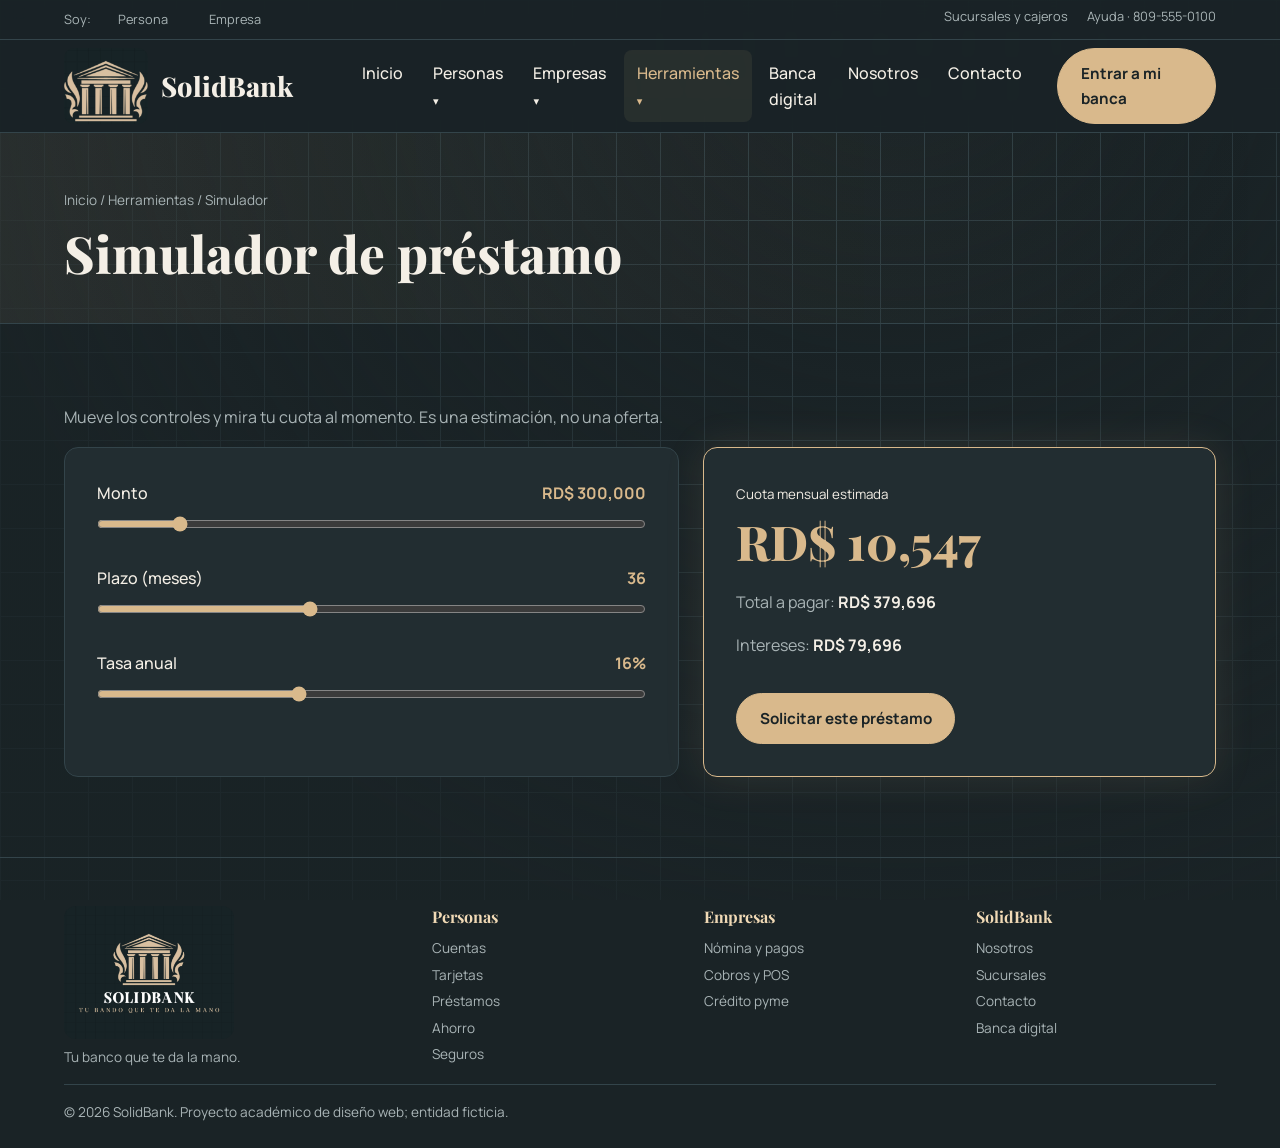
<file: simulador.html>
<!DOCTYPE html>
<html lang="es"><head><meta charset="UTF-8"><meta name="viewport" content="width=device-width, initial-scale=1">
<title>Simulador de préstamo | SolidBank</title>
<link rel="preconnect" href="https://fonts.googleapis.com"><link rel="preconnect" href="https://fonts.gstatic.com" crossorigin>
<link href="https://fonts.googleapis.com/css2?family=Playfair+Display:wght@600;800&family=Manrope:wght@400;500;700&display=swap" rel="stylesheet">
<link rel="stylesheet" href="styles.css"></head>
<body><a class="skip" href="#contenido">Ir al contenido</a>
<header class="top">
<div class="util"><div class="prof"><span>Soy:</span><a href="personas.html">Persona</a><a href="empresas.html">Empresa</a></div>
<nav aria-label="Acceso rápido"><a href="sucursales.html">Sucursales y cajeros</a><a href="contacto.html">Ayuda · 809-555-0100</a></nav></div>
<div class="bar"><a class="brand" href="index.html"><span class="logo"><img src="logo.png" alt="SolidBank"></span><span>SolidBank</span></a>
<button class="burger" aria-label="Abrir menú" aria-expanded="false"><i></i><i></i><i></i></button>
<nav id="menu" aria-label="Principal"><ul><li><a href="index.html">Inicio</a></li><li class="has-sub"><a href="personas.html">Personas</a><ul class="sub"><li><a href="cuentas.html">Cuentas</a></li><li><a href="tarjetas.html">Tarjetas</a></li><li><a href="prestamos.html">Préstamos</a></li><li><a href="ahorro.html">Ahorro e inversión</a></li><li><a href="seguros.html">Seguros</a></li></ul></li><li class="has-sub"><a href="empresas.html">Empresas</a><ul class="sub"><li><a href="empresas.html#nomina">Nómina y pagos</a></li><li><a href="empresas.html#cobros">Cobros y POS</a></li><li><a href="empresas.html#credito">Crédito pyme</a></li><li><a href="empresas.html#exterior">Comercio exterior</a></li></ul></li><li class="has-sub"><a href="simulador.html" class="on">Herramientas</a><ul class="sub"><li><a href="simulador.html">Simulador de préstamo</a></li><li><a href="cambio.html">Calculadora de divisas</a></li><li><a href="sucursales.html">Sucursales y cajeros</a></li></ul></li><li><a href="banca-digital.html">Banca digital</a></li><li><a href="nosotros.html">Nosotros</a></li><li><a href="contacto.html">Contacto</a></li></ul><a class="btn" href="banca-digital.html">Entrar a mi banca</a></nav></div></header>
<main id="contenido">
<section class="phero"><p class="crumbs"><a href="index.html">Inicio</a> / Herramientas / Simulador</p><h1>Simulador de préstamo</h1></section>
<section class="sec"><p class="lead">Mueve los controles y mira tu cuota al momento. Es una estimación, no una oferta.</p>
<div class="calc"><div class="ctrl"><label>Monto <output id="o-monto"></output><input id="monto" type="range" min="20000" max="2000000" step="10000" value="300000"></label>
<label>Plazo (meses) <output id="o-plazo"></output><input id="plazo" type="range" min="6" max="84" step="6" value="36"></label>
<label>Tasa anual <output id="o-tasa"></output><input id="tasa" type="range" min="8" max="30" step="0.5" value="16"></label></div>
<div class="result" aria-live="polite"><small>Cuota mensual estimada</small><strong id="cuota">RD$ 0</strong><p>Total a pagar: <b id="total"></b></p><p>Intereses: <b id="interes"></b></p><a class="btn" href="contacto.html">Solicitar este préstamo</a></div></div></section>
</main>
<footer><div class="fcols">
<div><img src="logo.png" alt="SolidBank" width="170"><p>Tu banco que te da la mano.</p></div>
<div><h4>Personas</h4><a href="cuentas.html">Cuentas</a><a href="tarjetas.html">Tarjetas</a><a href="prestamos.html">Préstamos</a><a href="ahorro.html">Ahorro</a><a href="seguros.html">Seguros</a></div>
<div><h4>Empresas</h4><a href="empresas.html#nomina">Nómina y pagos</a><a href="empresas.html#cobros">Cobros y POS</a><a href="empresas.html#credito">Crédito pyme</a></div>
<div><h4>SolidBank</h4><a href="nosotros.html">Nosotros</a><a href="sucursales.html">Sucursales</a><a href="contacto.html">Contacto</a><a href="banca-digital.html">Banca digital</a></div></div>
<p class="legal">© 2026 SolidBank. Proyecto académico de diseño web; entidad ficticia.</p></footer>
<script src="script.js"></script></body></html>
</file>
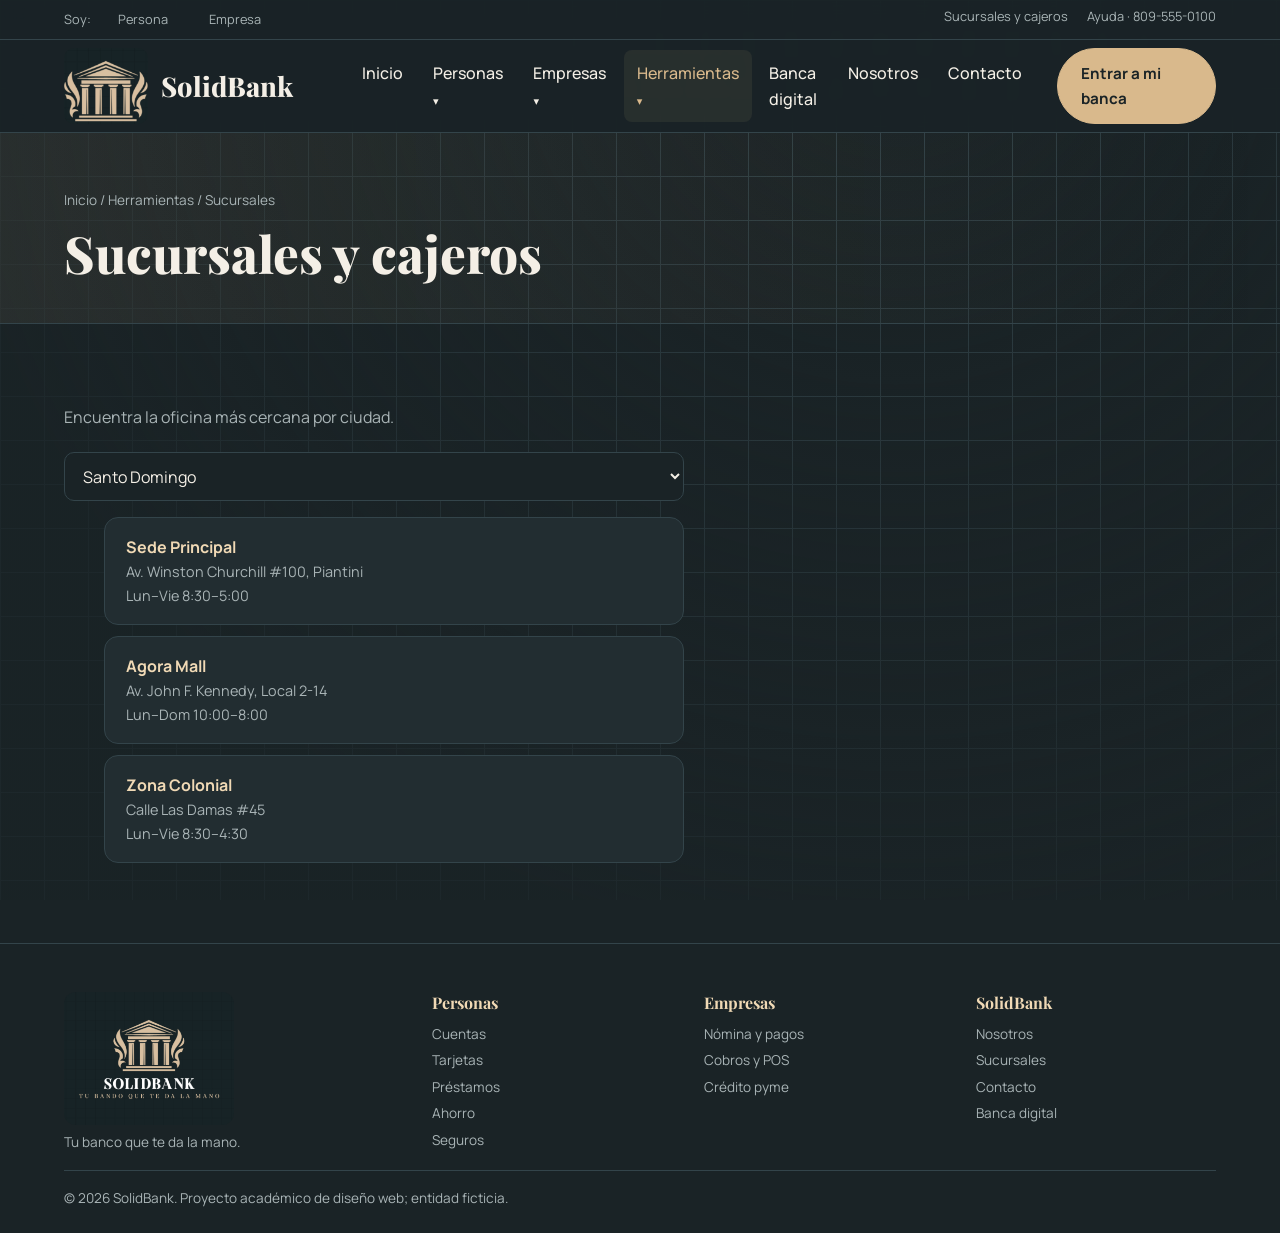
<file: sucursales.html>
<!DOCTYPE html>
<html lang="es"><head><meta charset="UTF-8"><meta name="viewport" content="width=device-width, initial-scale=1">
<title>Sucursales y cajeros | SolidBank</title>
<link rel="preconnect" href="https://fonts.googleapis.com"><link rel="preconnect" href="https://fonts.gstatic.com" crossorigin>
<link href="https://fonts.googleapis.com/css2?family=Playfair+Display:wght@600;800&family=Manrope:wght@400;500;700&display=swap" rel="stylesheet">
<link rel="stylesheet" href="styles.css"></head>
<body><a class="skip" href="#contenido">Ir al contenido</a>
<header class="top">
<div class="util"><div class="prof"><span>Soy:</span><a href="personas.html">Persona</a><a href="empresas.html">Empresa</a></div>
<nav aria-label="Acceso rápido"><a href="sucursales.html">Sucursales y cajeros</a><a href="contacto.html">Ayuda · 809-555-0100</a></nav></div>
<div class="bar"><a class="brand" href="index.html"><span class="logo"><img src="logo.png" alt="SolidBank"></span><span>SolidBank</span></a>
<button class="burger" aria-label="Abrir menú" aria-expanded="false"><i></i><i></i><i></i></button>
<nav id="menu" aria-label="Principal"><ul><li><a href="index.html">Inicio</a></li><li class="has-sub"><a href="personas.html">Personas</a><ul class="sub"><li><a href="cuentas.html">Cuentas</a></li><li><a href="tarjetas.html">Tarjetas</a></li><li><a href="prestamos.html">Préstamos</a></li><li><a href="ahorro.html">Ahorro e inversión</a></li><li><a href="seguros.html">Seguros</a></li></ul></li><li class="has-sub"><a href="empresas.html">Empresas</a><ul class="sub"><li><a href="empresas.html#nomina">Nómina y pagos</a></li><li><a href="empresas.html#cobros">Cobros y POS</a></li><li><a href="empresas.html#credito">Crédito pyme</a></li><li><a href="empresas.html#exterior">Comercio exterior</a></li></ul></li><li class="has-sub"><a href="simulador.html" class="on">Herramientas</a><ul class="sub"><li><a href="simulador.html">Simulador de préstamo</a></li><li><a href="cambio.html">Calculadora de divisas</a></li><li><a href="sucursales.html">Sucursales y cajeros</a></li></ul></li><li><a href="banca-digital.html">Banca digital</a></li><li><a href="nosotros.html">Nosotros</a></li><li><a href="contacto.html">Contacto</a></li></ul><a class="btn" href="banca-digital.html">Entrar a mi banca</a></nav></div></header>
<main id="contenido">
<section class="phero"><p class="crumbs"><a href="index.html">Inicio</a> / Herramientas / Sucursales</p><h1>Sucursales y cajeros</h1></section>
<section class="sec"><p class="lead">Encuentra la oficina más cercana por ciudad.</p><div class="finder"><select id="ciudad" aria-label="Ciudad"><option value="sd">Santo Domingo</option><option value="st">Santiago</option><option value="pp">Puerto Plata</option><option value="lr">La Romana</option></select><ul id="lista"></ul></div></section>
</main>
<footer><div class="fcols">
<div><img src="logo.png" alt="SolidBank" width="170"><p>Tu banco que te da la mano.</p></div>
<div><h4>Personas</h4><a href="cuentas.html">Cuentas</a><a href="tarjetas.html">Tarjetas</a><a href="prestamos.html">Préstamos</a><a href="ahorro.html">Ahorro</a><a href="seguros.html">Seguros</a></div>
<div><h4>Empresas</h4><a href="empresas.html#nomina">Nómina y pagos</a><a href="empresas.html#cobros">Cobros y POS</a><a href="empresas.html#credito">Crédito pyme</a></div>
<div><h4>SolidBank</h4><a href="nosotros.html">Nosotros</a><a href="sucursales.html">Sucursales</a><a href="contacto.html">Contacto</a><a href="banca-digital.html">Banca digital</a></div></div>
<p class="legal">© 2026 SolidBank. Proyecto académico de diseño web; entidad ficticia.</p></footer>
<script src="script.js"></script></body></html>
</file>
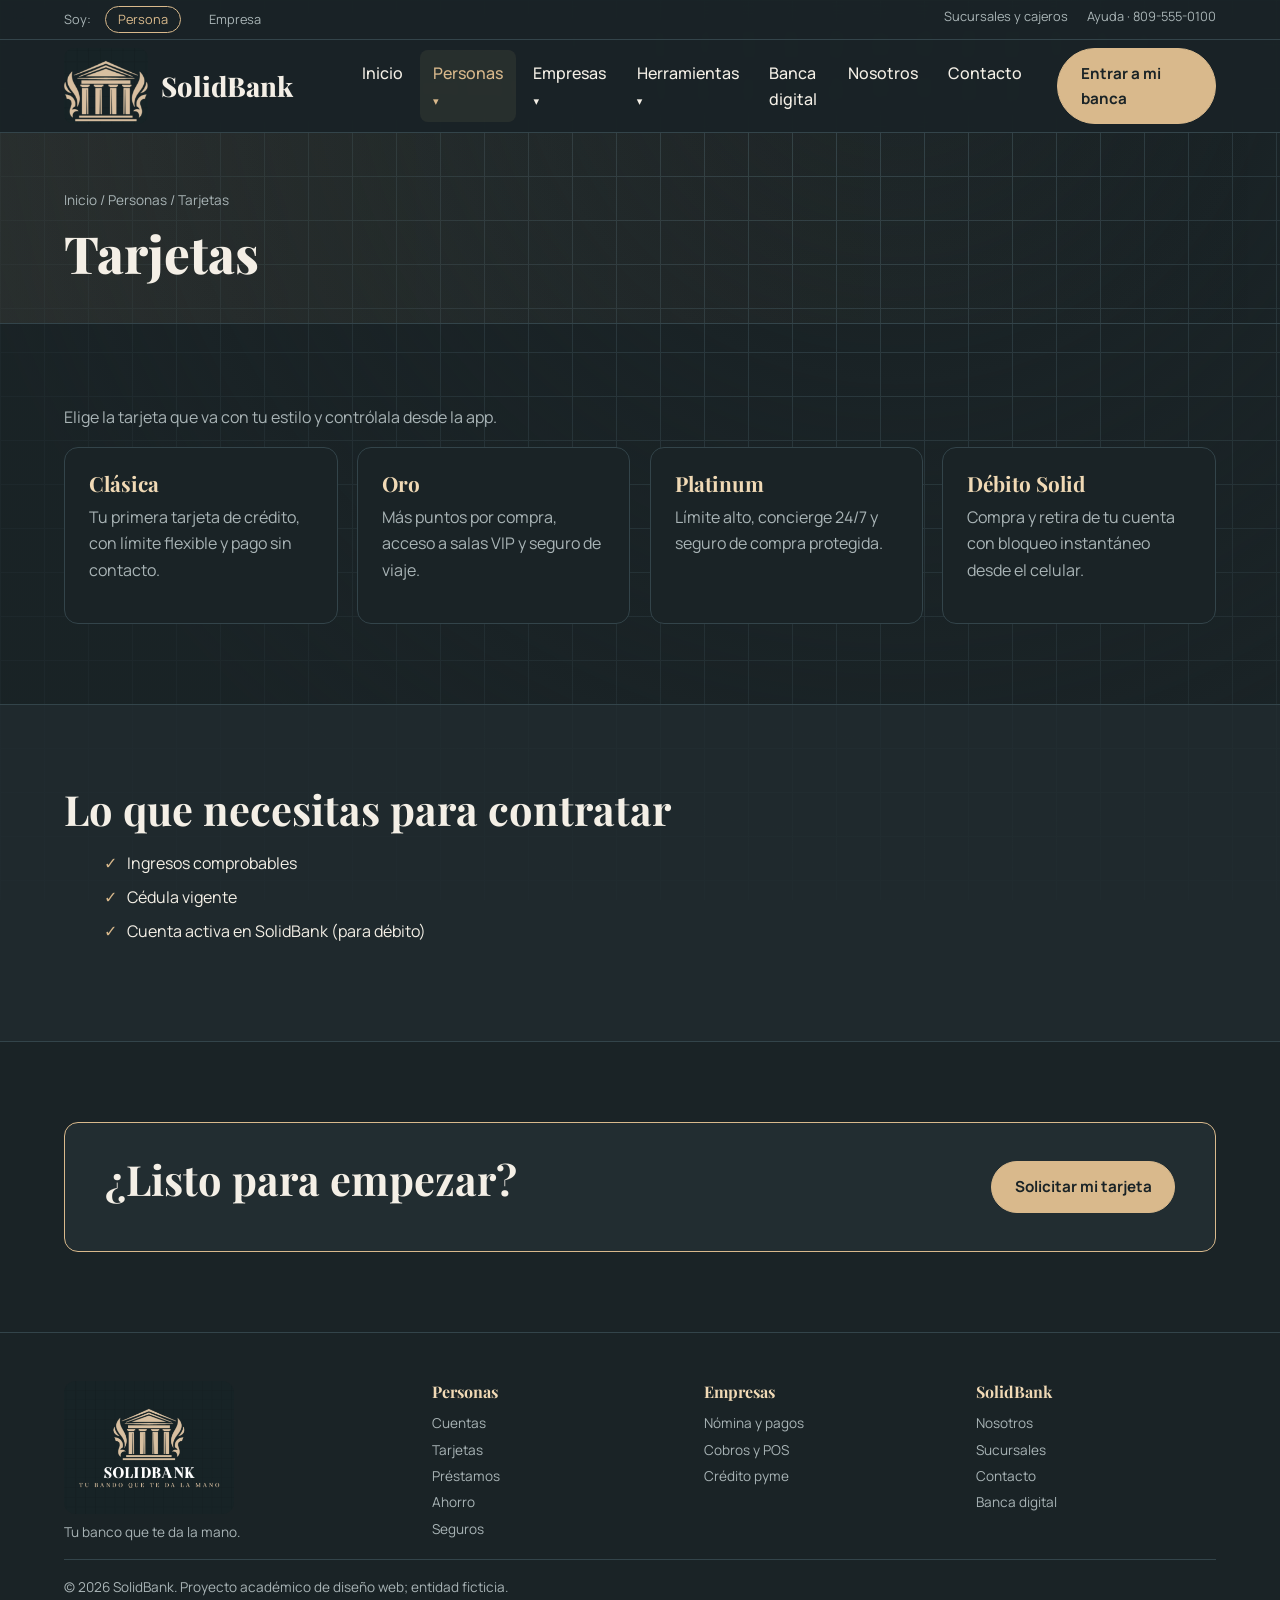
<file: tarjetas.html>
<!DOCTYPE html>
<html lang="es"><head><meta charset="UTF-8"><meta name="viewport" content="width=device-width, initial-scale=1">
<title>Tarjetas | SolidBank</title>
<link rel="preconnect" href="https://fonts.googleapis.com"><link rel="preconnect" href="https://fonts.gstatic.com" crossorigin>
<link href="https://fonts.googleapis.com/css2?family=Playfair+Display:wght@600;800&family=Manrope:wght@400;500;700&display=swap" rel="stylesheet">
<link rel="stylesheet" href="styles.css"></head>
<body><a class="skip" href="#contenido">Ir al contenido</a>
<header class="top">
<div class="util"><div class="prof"><span>Soy:</span><a href="personas.html" class=on>Persona</a><a href="empresas.html">Empresa</a></div>
<nav aria-label="Acceso rápido"><a href="sucursales.html">Sucursales y cajeros</a><a href="contacto.html">Ayuda · 809-555-0100</a></nav></div>
<div class="bar"><a class="brand" href="index.html"><span class="logo"><img src="logo.png" alt="SolidBank"></span><span>SolidBank</span></a>
<button class="burger" aria-label="Abrir menú" aria-expanded="false"><i></i><i></i><i></i></button>
<nav id="menu" aria-label="Principal"><ul><li><a href="index.html">Inicio</a></li><li class="has-sub"><a href="personas.html" class="on">Personas</a><ul class="sub"><li><a href="cuentas.html">Cuentas</a></li><li><a href="tarjetas.html">Tarjetas</a></li><li><a href="prestamos.html">Préstamos</a></li><li><a href="ahorro.html">Ahorro e inversión</a></li><li><a href="seguros.html">Seguros</a></li></ul></li><li class="has-sub"><a href="empresas.html">Empresas</a><ul class="sub"><li><a href="empresas.html#nomina">Nómina y pagos</a></li><li><a href="empresas.html#cobros">Cobros y POS</a></li><li><a href="empresas.html#credito">Crédito pyme</a></li><li><a href="empresas.html#exterior">Comercio exterior</a></li></ul></li><li class="has-sub"><a href="simulador.html">Herramientas</a><ul class="sub"><li><a href="simulador.html">Simulador de préstamo</a></li><li><a href="cambio.html">Calculadora de divisas</a></li><li><a href="sucursales.html">Sucursales y cajeros</a></li></ul></li><li><a href="banca-digital.html">Banca digital</a></li><li><a href="nosotros.html">Nosotros</a></li><li><a href="contacto.html">Contacto</a></li></ul><a class="btn" href="banca-digital.html">Entrar a mi banca</a></nav></div></header>
<main id="contenido">
<section class="phero"><p class="crumbs"><a href="index.html">Inicio</a> / <a href="personas.html">Personas</a> / Tarjetas</p><h1>Tarjetas</h1></section>
<section class="sec"><p class="lead">Elige la tarjeta que va con tu estilo y contrólala desde la app.</p><div class="grid"><article><h3>Clásica</h3><p>Tu primera tarjeta de crédito, con límite flexible y pago sin contacto.</p></article><article><h3>Oro</h3><p>Más puntos por compra, acceso a salas VIP y seguro de viaje.</p></article><article><h3>Platinum</h3><p>Límite alto, concierge 24/7 y seguro de compra protegida.</p></article><article><h3>Débito Solid</h3><p>Compra y retira de tu cuenta con bloqueo instantáneo desde el celular.</p></article></div></section><section class="sec alt"><h2>Lo que necesitas para contratar</h2><ul class="ticks"><li>Ingresos comprobables</li><li>Cédula vigente</li><li>Cuenta activa en SolidBank (para débito)</li></ul></section><section class="sec"><div class="ctabox"><h2>¿Listo para empezar?</h2><a class="btn" href="contacto.html">Solicitar mi tarjeta</a></div></section>
</main>
<footer><div class="fcols">
<div><img src="logo.png" alt="SolidBank" width="170"><p>Tu banco que te da la mano.</p></div>
<div><h4>Personas</h4><a href="cuentas.html">Cuentas</a><a href="tarjetas.html">Tarjetas</a><a href="prestamos.html">Préstamos</a><a href="ahorro.html">Ahorro</a><a href="seguros.html">Seguros</a></div>
<div><h4>Empresas</h4><a href="empresas.html#nomina">Nómina y pagos</a><a href="empresas.html#cobros">Cobros y POS</a><a href="empresas.html#credito">Crédito pyme</a></div>
<div><h4>SolidBank</h4><a href="nosotros.html">Nosotros</a><a href="sucursales.html">Sucursales</a><a href="contacto.html">Contacto</a><a href="banca-digital.html">Banca digital</a></div></div>
<p class="legal">© 2026 SolidBank. Proyecto académico de diseño web; entidad ficticia.</p></footer>
<script src="script.js"></script></body></html>
</file>
<file: styles.css>
:root{--bg:#1a2326;--bg2:#222d31;--line:#33444a;--sand:#d9b98c;--sand2:#f0d9b5;--ink:#f4efe6;--mute:#a9b4b6;--r:14px}
*{box-sizing:border-box;margin:0}
html{scroll-behavior:smooth;scroll-padding-top:110px}
body{font:400 1rem/1.65 Manrope,system-ui,sans-serif;color:var(--ink);background:var(--bg);
 background-image:linear-gradient(var(--line) 1px,transparent 1px),linear-gradient(90deg,var(--line) 1px,transparent 1px);background-size:44px 44px;background-attachment:fixed}
body::before{content:"";position:fixed;inset:0;background:radial-gradient(circle at 70% 0,transparent,var(--bg) 75%);opacity:.85;z-index:-1}
a{color:inherit;text-decoration:none}
:focus-visible{outline:2px solid var(--sand);outline-offset:3px}
.skip{position:absolute;left:-999px}.skip:focus{left:8px;top:8px;background:var(--sand);color:var(--bg);padding:8px;z-index:99}
h1,h2,h3{font-family:"Playfair Display",serif;line-height:1.15}
h1{font-size:clamp(2.4rem,6vw,4.4rem);font-weight:800}
h2{font-size:clamp(1.8rem,3.5vw,2.6rem);margin-bottom:.4em}
h3{font-size:1.3rem;margin-bottom:.4em;color:var(--sand2)}
.lead{color:var(--mute);max-width:60ch;margin-bottom:1.5rem}

/* Cabecera y menú */
.top{position:sticky;top:0;z-index:50;background:rgba(26,35,38,.92);backdrop-filter:blur(10px);border-bottom:1px solid var(--line)}
.util{display:flex;justify-content:space-between;padding:6px 5vw;font-size:.8rem;color:var(--mute);border-bottom:1px solid var(--line)}
.util nav{display:flex;gap:1.2rem}.util a:hover{color:var(--sand)}
.bar{display:flex;align-items:center;justify-content:space-between;padding:8px 5vw;gap:1rem}
.brand{display:flex;align-items:center;gap:.6rem;font:800 1.4rem "Playfair Display",serif}
.brand img{width:44px;height:44px;object-fit:cover;object-position:50% 36%;border-radius:8px}
#menu{display:flex;align-items:center;gap:1.4rem}
#menu>ul{display:flex;list-style:none;gap:.3rem}
#menu li{position:relative}
#menu li>a{display:block;padding:.6rem .8rem;border-radius:8px;font-weight:500;transition:.2s}
#menu li>a:hover,#menu li>a.on{color:var(--sand);background:rgba(217,185,140,.08)}
.has-sub>a::after{content:" ▾";font-size:.7em}
.sub{position:absolute;left:0;top:100%;min-width:210px;list-style:none;background:var(--bg2);border:1px solid var(--line);border-radius:var(--r);padding:.4rem;
 opacity:0;visibility:hidden;transform:translateY(8px);transition:.2s;box-shadow:0 0 0 1px rgba(217,185,140,.1),0 20px 40px rgba(0,0,0,.4)}
.has-sub:hover .sub,.has-sub:focus-within .sub{opacity:1;visibility:visible;transform:none}
.btn{display:inline-block;padding:.75rem 1.4rem;border:1px solid var(--sand);border-radius:999px;background:var(--sand);color:var(--bg);font-weight:700;cursor:pointer;font-family:inherit;font-size:.95rem;transition:.25s}
.btn:hover{box-shadow:0 0 22px rgba(217,185,140,.55);transform:translateY(-1px)}
.btn.ghost{background:transparent;color:var(--sand)}
.burger{display:none;background:none;border:1px solid var(--line);border-radius:8px;padding:10px;cursor:pointer}
.burger i{display:block;width:22px;height:2px;background:var(--sand);margin:4px 0}

/* Secciones */
.sec{padding:5rem 5vw;scroll-margin-top:90px}
.alt{background:rgba(34,45,49,.72);border-block:1px solid var(--line)}
.hero{display:grid;grid-template-columns:1.2fr 1fr;gap:3rem;align-items:center;padding:5rem 5vw 3rem;min-height:80vh}
.hero p{color:var(--mute);margin:1.2rem 0 2rem;max-width:48ch;font-size:1.1rem}
.cta{display:flex;gap:1rem;flex-wrap:wrap}
.card3d{justify-self:center;width:min(380px,100%);aspect-ratio:1.586;border-radius:20px;padding:1.6rem;display:flex;flex-direction:column;justify-content:space-between;
 background:linear-gradient(135deg,#2c3d42,#141b1d 60%,#3a3426);border:1px solid var(--sand);box-shadow:0 0 50px rgba(217,185,140,.25),inset 0 0 40px rgba(217,185,140,.06);
 transform:perspective(900px) rotateY(-14deg) rotateX(6deg);animation:float 6s ease-in-out infinite}
.card3d b{font:800 1.2rem "Playfair Display",serif;color:var(--sand)}
.chip{width:46px;height:34px;border-radius:7px;background:linear-gradient(135deg,var(--sand2),var(--sand))}
.num{font:500 1.15rem/1 monospace;letter-spacing:.12em}.name{font-size:.8rem;color:var(--mute)}
@keyframes float{50%{transform:perspective(900px) rotateY(-8deg) rotateX(3deg) translateY(-10px)}}
.stats{grid-column:1/-1;list-style:none;display:grid;grid-template-columns:repeat(4,1fr);gap:1px;background:var(--line);border:1px solid var(--line);border-radius:var(--r);overflow:hidden;margin-top:2rem}
.stats li{background:var(--bg2);padding:1.2rem;color:var(--mute);font-size:.9rem}
.stats strong{display:block;font:800 1.8rem "Playfair Display",serif;color:var(--sand)}

/* Pestañas */
.tabs{display:flex;gap:.5rem;flex-wrap:wrap;margin-bottom:1.5rem}
.tabs button{background:none;border:1px solid var(--line);color:var(--ink);padding:.6rem 1.2rem;border-radius:999px;cursor:pointer;font:inherit;transition:.2s}
.tabs button[aria-selected=true]{background:var(--sand);color:var(--bg);border-color:var(--sand)}
.panel{background:var(--bg2);border:1px solid var(--line);border-left:3px solid var(--sand);border-radius:var(--r);padding:2rem;max-width:820px}
.panel p{margin-bottom:1rem;max-width:62ch}
.ticks{list-style:none;display:grid;gap:.5rem}
.ticks li::before{content:"✓";color:var(--sand);margin-right:.6rem;font-weight:700}
.grid{display:grid;grid-template-columns:repeat(auto-fit,minmax(230px,1fr));gap:1.2rem}
.grid article{background:var(--bg);border:1px solid var(--line);border-radius:var(--r);padding:1.5rem;transition:.25s}
.grid article:hover{border-color:var(--sand);box-shadow:0 0 28px rgba(217,185,140,.15)}
.grid p{color:var(--mute)}

/* Simulador */
.calc{display:grid;grid-template-columns:1.2fr 1fr;gap:1.5rem}
.ctrl,.result,.login{background:var(--bg2);border:1px solid var(--line);border-radius:var(--r);padding:2rem}
.ctrl label{display:block;margin-bottom:1.6rem;font-weight:500}
.ctrl output{float:right;color:var(--sand);font-weight:700}
input[type=range]{width:100%;accent-color:var(--sand);margin-top:.6rem}
.result{border-color:var(--sand);box-shadow:0 0 40px rgba(217,185,140,.12)}
.result strong{display:block;font:800 clamp(2rem,4vw,3rem) "Playfair Display",serif;color:var(--sand);margin:.2rem 0 1rem}
.result p{color:var(--mute)}.result b{color:var(--ink)}.result .btn{margin-top:1.2rem}

/* Formularios y otros */
.two{display:grid;grid-template-columns:1fr 1fr;gap:3rem;align-items:start}
.login label{display:block;margin-bottom:1rem;font-weight:500}
input:not([type=range]),textarea,select{width:100%;margin-top:.35rem;padding:.7rem .9rem;background:var(--bg);color:var(--ink);border:1px solid var(--line);border-radius:10px;font:inherit}
input:focus,textarea:focus,select:focus{outline:none;border-color:var(--sand);box-shadow:0 0 0 3px rgba(217,185,140,.2)}
.msg{margin-top:1rem;color:var(--mute);font-size:.85rem}
.finder{max-width:620px}
#lista{list-style:none;margin-top:1rem;display:grid;gap:.7rem}
#lista li{background:var(--bg2);border:1px solid var(--line);border-radius:var(--r);padding:1rem 1.3rem}
#lista b{color:var(--sand2)}#lista span{display:block;color:var(--mute);font-size:.9rem}
footer{display:flex;align-items:center;gap:1rem;padding:2rem 5vw;border-top:1px solid var(--line);color:var(--mute);font-size:.85rem}
footer img{border-radius:8px}

@media(max-width:900px){
 .burger{display:block}
 #menu{position:absolute;left:0;right:0;top:100%;flex-direction:column;align-items:stretch;background:var(--bg2);padding:1rem 5vw 1.5rem;border-bottom:1px solid var(--line);display:none}
 #menu.open{display:flex}#menu>ul{flex-direction:column}
 .sub{position:static;opacity:1;visibility:visible;transform:none;box-shadow:none;border:0;padding-left:1rem;background:none}
 .hero,.calc,.two{grid-template-columns:1fr}.stats{grid-template-columns:1fr 1fr}.util nav{display:none}
}
@media(prefers-reduced-motion:reduce){*{animation:none!important;transition:none!important}html{scroll-behavior:auto}}

/* Multi-página */
.util .prof{display:flex;gap:.9rem;align-items:center}.util .prof a{padding:2px 12px;border-radius:999px;border:1px solid transparent}
.util .prof a.on{border-color:var(--sand);color:var(--sand)}
.phero{padding:3.5rem 5vw 2.5rem;border-bottom:1px solid var(--line);background:linear-gradient(90deg,rgba(217,185,140,.08),transparent)}
.phero h1{font-size:clamp(2rem,5vw,3.2rem)}
.crumbs{font-size:.85rem;color:var(--mute);margin-bottom:.8rem}.crumbs a:hover{color:var(--sand)}
.prof-cards{grid-template-columns:repeat(auto-fit,minmax(240px,1fr))}
.pc{display:block;background:var(--bg);border:1px solid var(--line);border-radius:var(--r);padding:1.6rem;transition:.25s}
.pc:hover{border-color:var(--sand);transform:translateY(-3px);box-shadow:0 0 28px rgba(217,185,140,.18)}
.pc p{color:var(--mute)}
.ctabox{display:flex;justify-content:space-between;align-items:center;gap:1.5rem;flex-wrap:wrap;border:1px solid var(--sand);border-radius:var(--r);padding:2rem 2.5rem;background:var(--bg2)}
.sec p{max-width:62ch;margin-bottom:1rem}.sec .ticks{margin-bottom:1rem}
#menu li>a.on{color:var(--sand)}
.fcols{display:grid;grid-template-columns:1.4fr 1fr 1fr 1fr;gap:2rem;width:100%}
.fcols h4{font:700 1rem "Playfair Display",serif;color:var(--sand2);margin-bottom:.5rem}
.fcols a{display:block;color:var(--mute);padding:2px 0}.fcols a:hover{color:var(--sand)}
footer{flex-direction:column;align-items:flex-start;padding:3rem 5vw 1.5rem}.legal{border-top:1px solid var(--line);padding-top:1rem;width:100%}
@media(max-width:900px){.fcols{grid-template-columns:1fr 1fr}.util .prof{display:flex}.util nav{display:none}}
.fxrow{display:grid;grid-template-columns:1fr auto 1fr;gap:.8rem;align-items:end}
.fxrow .btn{padding:.65rem 1rem;margin-bottom:1.6rem}
.fx label{margin-bottom:1rem}
.rates{width:100%;border-collapse:collapse;margin-top:.5rem}.rates th{text-align:left;color:var(--mute);font-weight:500;padding:.3rem}.rates td{padding:.3rem}
.rates td:first-child{color:var(--sand2);font-weight:700}.rates input{margin:0}
@media(max-width:600px){.fxrow{grid-template-columns:1fr}.fxrow .btn{margin:0}}

/* Logo más grande */
.brand{font-size:1.7rem;gap:.8rem}
.brand .logo{display:block;width:84px;height:76px;overflow:hidden;border-radius:10px;flex:none}
.brand .logo img{width:200px;max-width:none;height:auto;margin:-20px 0 0 -58px;border-radius:0}
footer .fcols img{width:170px;height:auto;border-radius:12px}
@media(max-width:600px){.brand{font-size:1.4rem}.brand .logo{width:68px;height:62px}.brand .logo img{width:160px;margin:-16px 0 0 -46px}}
</file>
